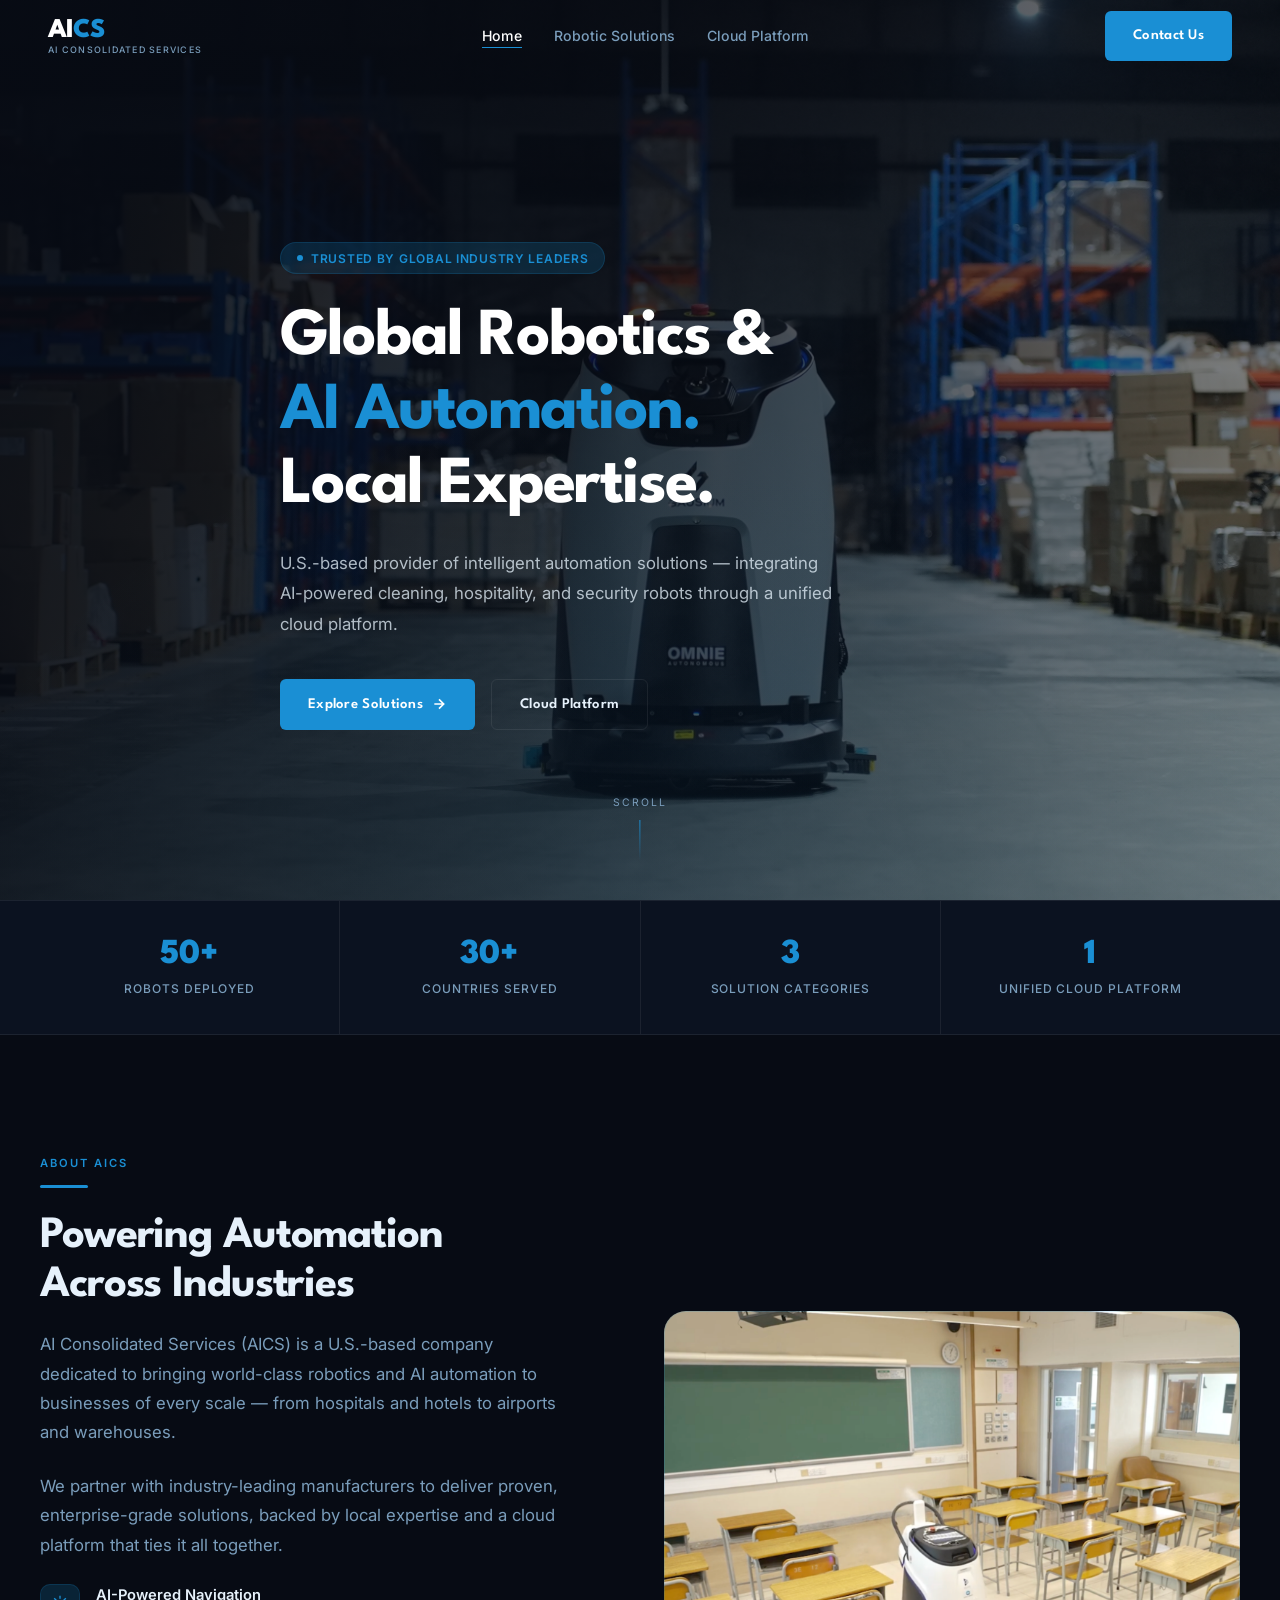
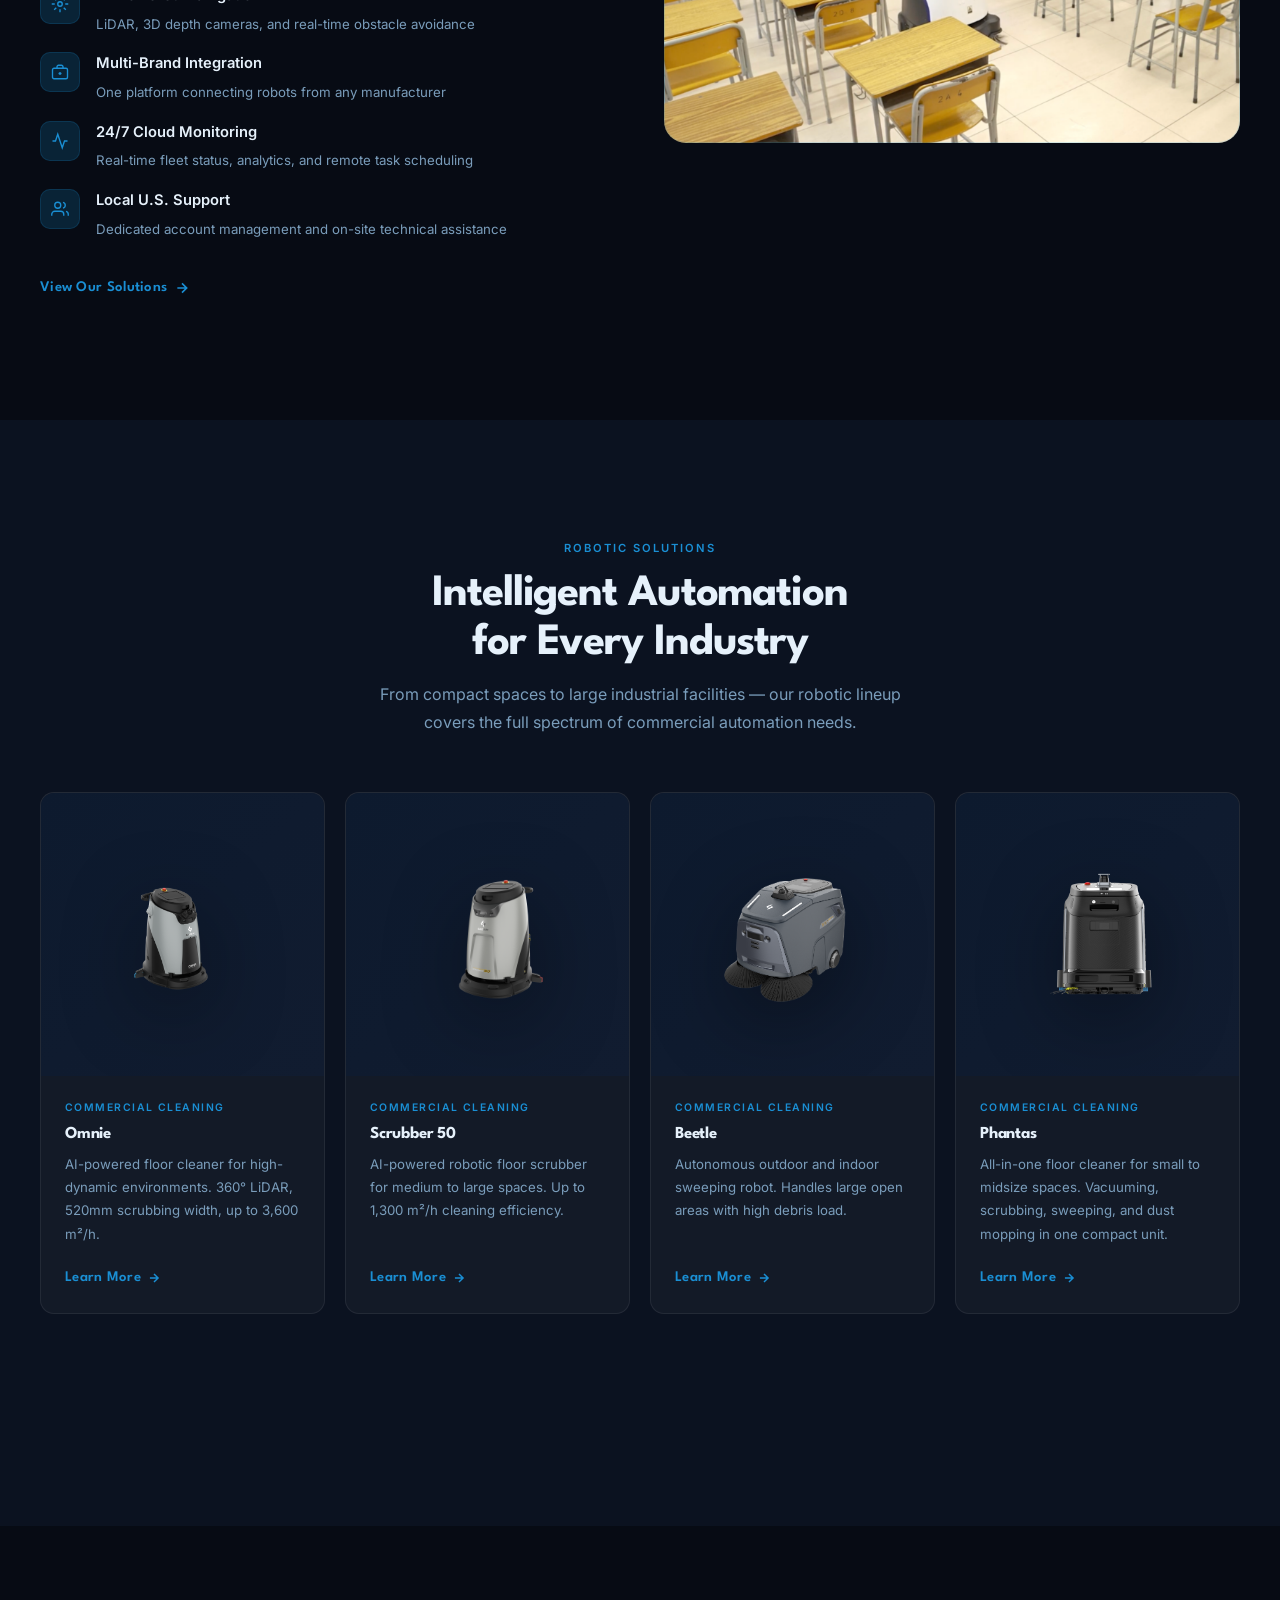
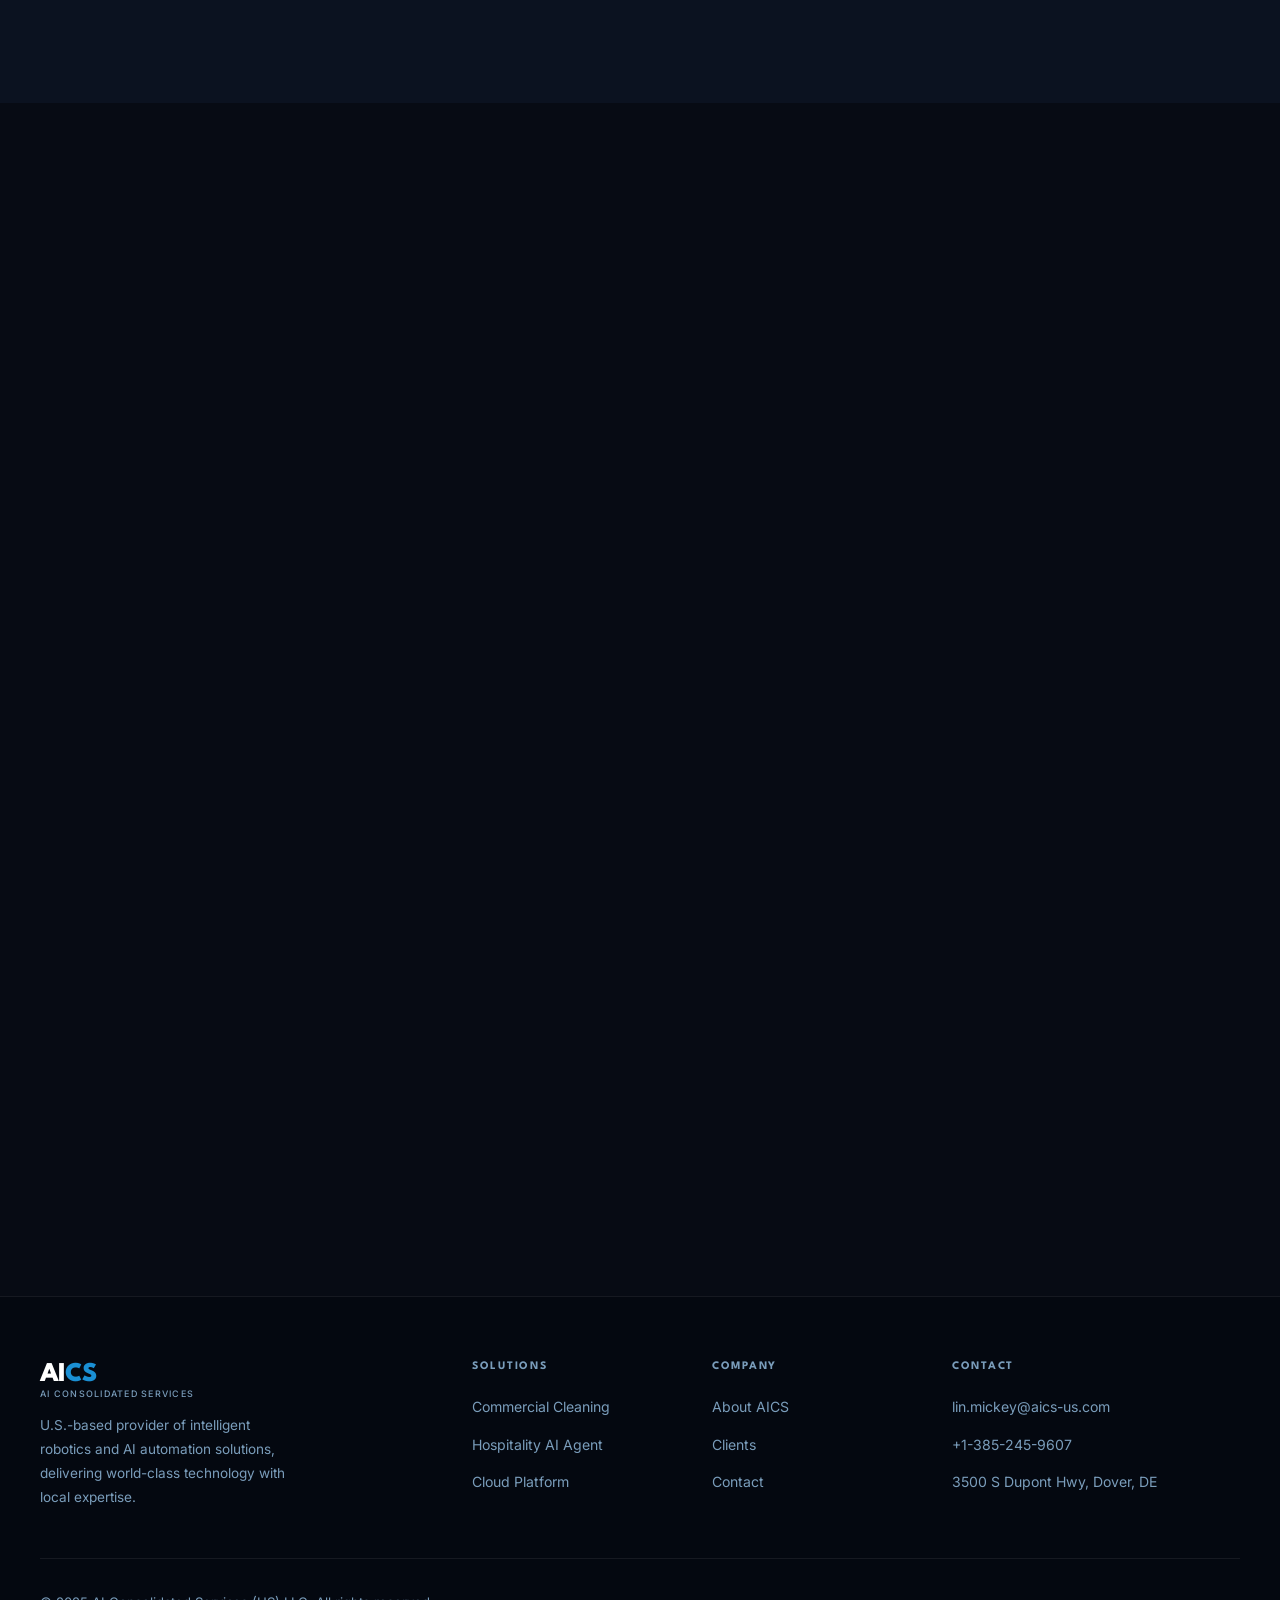
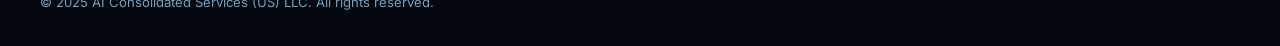
<file: index.html>
<!DOCTYPE html>
<html lang="en">
<head>
  <meta charset="UTF-8">
  <meta name="viewport" content="width=device-width, initial-scale=1.0">
  <title>AICS — AI Consolidated Services | Global Robotics & AI Automation</title>
  <meta name="description" content="U.S.-based provider of intelligent robotics solutions — AI-powered cleaning, hospitality, and security robots unified through a single cloud platform.">
  <link rel="preconnect" href="https://fonts.googleapis.com">
  <link rel="preconnect" href="https://fonts.gstatic.com" crossorigin>
  <link href="https://fonts.googleapis.com/css2?family=League+Spartan:wght@400;600;700;800&family=Inter:wght@400;500;600&display=swap" rel="stylesheet">
  <link rel="stylesheet" href="css/style.css">
</head>
<body>

<!-- ═══════════════ NAV ═══════════════ -->
<nav class="nav">
  <div class="container nav__inner">
    <a href="index.html" class="nav__logo">
      <span class="nav__logo-mark">AI<span>CS</span></span>
      <span class="nav__logo-sub">AI Consolidated Services</span>
    </a>
    <ul class="nav__links">
      <li><a href="index.html" class="active">Home</a></li>
      <li><a href="robotic-solutions.html">Robotic Solutions</a></li>
      <li><a href="cloud-platform.html">Cloud Platform</a></li>
    </ul>
    <a href="#contact" class="btn btn-primary nav__cta">Contact Us</a>
    <button class="nav__hamburger" aria-label="Menu">
      <span></span><span></span><span></span>
    </button>
  </div>
</nav>

<!-- Mobile nav -->
<nav class="nav__mobile">
  <a href="index.html">Home</a>
  <a href="robotic-solutions.html">Robotic Solutions</a>
  <a href="cloud-platform.html">Cloud Platform</a>
  <a href="#contact" class="btn btn-primary">Contact Us</a>
</nav>

<!-- ═══════════════ HERO ═══════════════ -->
<section class="hero">
  <div class="hero__bg"></div>
  <div class="hero__overlay"></div>
  <div class="hero__overlay2"></div>
  <div class="container hero__content">
    <div class="hero__badge">Trusted by Global Industry Leaders</div>
    <h1>Global Robotics &amp;<br><em>AI Automation.</em><br>Local Expertise.</h1>
    <p class="hero__desc">U.S.-based provider of intelligent automation solutions — integrating AI-powered cleaning, hospitality, and security robots through a unified cloud platform.</p>
    <div class="hero__actions">
      <a href="robotic-solutions.html" class="btn btn-primary">
        Explore Solutions
        <svg width="16" height="16" viewBox="0 0 24 24" fill="none" stroke="currentColor" stroke-width="2.5"><path d="M5 12h14M12 5l7 7-7 7"/></svg>
      </a>
      <a href="cloud-platform.html" class="btn btn-outline">Cloud Platform</a>
    </div>
  </div>
  <div class="hero__scroll">
    <span>Scroll</span>
    <div class="hero__scroll-line"></div>
  </div>
</section>

<!-- ═══════════════ STATS BAR ═══════════════ -->
<div class="stats-bar">
  <div class="container stats-bar__inner">
    <div class="stats-bar__item reveal">
      <div class="stats-bar__num" data-counter data-target="50" data-suffix="+">50+</div>
      <div class="stats-bar__label">Robots Deployed</div>
    </div>
    <div class="stats-bar__item reveal reveal-delay-1">
      <div class="stats-bar__num" data-counter data-target="30" data-suffix="+">30+</div>
      <div class="stats-bar__label">Countries Served</div>
    </div>
    <div class="stats-bar__item reveal reveal-delay-2">
      <div class="stats-bar__num" data-counter data-target="3">3</div>
      <div class="stats-bar__label">Solution Categories</div>
    </div>
    <div class="stats-bar__item reveal reveal-delay-3">
      <div class="stats-bar__num">1</div>
      <div class="stats-bar__label">Unified Cloud Platform</div>
    </div>
  </div>
</div>

<!-- ═══════════════ ABOUT ═══════════════ -->
<section class="about" id="about" style="scroll-margin-top:var(--nav-h)">
  <div class="container grid-2">
    <div class="about__text reveal">
      <span class="label">About AICS</span>
      <div class="divider"></div>
      <h2>Powering Automation<br>Across Industries</h2>
      <p>AI Consolidated Services (AICS) is a U.S.-based company dedicated to bringing world-class robotics and AI automation to businesses of every scale — from hospitals and hotels to airports and warehouses.</p>
      <p>We partner with industry-leading manufacturers to deliver proven, enterprise-grade solutions, backed by local expertise and a cloud platform that ties it all together.</p>
      <div class="about__features">
        <div class="about__feature">
          <div class="about__feature-icon">
            <svg viewBox="0 0 24 24" fill="none" stroke="currentColor" stroke-width="1.8"><circle cx="12" cy="12" r="3"/><path d="M12 1v4M12 19v4M4.22 4.22l2.83 2.83M16.95 16.95l2.83 2.83M1 12h4M19 12h4M4.22 19.78l2.83-2.83M16.95 7.05l2.83-2.83"/></svg>
          </div>
          <div class="about__feature-text">
            <strong>AI-Powered Navigation</strong>
            <span>LiDAR, 3D depth cameras, and real-time obstacle avoidance</span>
          </div>
        </div>
        <div class="about__feature">
          <div class="about__feature-icon">
            <svg viewBox="0 0 24 24" fill="none" stroke="currentColor" stroke-width="1.8"><rect x="2" y="7" width="20" height="14" rx="2"/><path d="M16 7V5a2 2 0 0 0-2-2h-4a2 2 0 0 0-2 2v2"/><line x1="12" y1="12" x2="12" y2="16"/><line x1="10" y1="14" x2="14" y2="14"/></svg>
          </div>
          <div class="about__feature-text">
            <strong>Multi-Brand Integration</strong>
            <span>One platform connecting robots from any manufacturer</span>
          </div>
        </div>
        <div class="about__feature">
          <div class="about__feature-icon">
            <svg viewBox="0 0 24 24" fill="none" stroke="currentColor" stroke-width="1.8"><polyline points="22 12 18 12 15 21 9 3 6 12 2 12"/></svg>
          </div>
          <div class="about__feature-text">
            <strong>24/7 Cloud Monitoring</strong>
            <span>Real-time fleet status, analytics, and remote task scheduling</span>
          </div>
        </div>
        <div class="about__feature">
          <div class="about__feature-icon">
            <svg viewBox="0 0 24 24" fill="none" stroke="currentColor" stroke-width="1.8"><path d="M17 21v-2a4 4 0 0 0-4-4H5a4 4 0 0 0-4 4v2"/><circle cx="9" cy="7" r="4"/><path d="M23 21v-2a4 4 0 0 0-3-3.87M16 3.13a4 4 0 0 1 0 7.75"/></svg>
          </div>
          <div class="about__feature-text">
            <strong>Local U.S. Support</strong>
            <span>Dedicated account management and on-site technical assistance</span>
          </div>
        </div>
      </div>
      <a href="robotic-solutions.html" class="btn btn-ghost">
        View Our Solutions
        <svg width="16" height="16" viewBox="0 0 24 24" fill="none" stroke="currentColor" stroke-width="2.5"><path d="M5 12h14M12 5l7 7-7 7"/></svg>
      </a>
    </div>
    <div class="about__image-wrap reveal reveal-delay-2">
      <img src="assets/images/robot-classroom.png" alt="AICS robot operating in commercial environment" loading="lazy">
    </div>
  </div>
</section>

<!-- ═══════════════ SOLUTIONS ═══════════════ -->
<section class="solutions">
  <div class="container">
    <div class="section-header reveal">
      <span class="label">Robotic Solutions</span>
      <h2>Intelligent Automation<br>for Every Industry</h2>
      <p>From compact spaces to large industrial facilities — our robotic lineup covers the full spectrum of commercial automation needs.</p>
    </div>
    <div class="product-grid">
      <div class="product-card reveal reveal-delay-1">
        <div class="product-card__img">
          <img src="assets/images/robot-omnie.png" alt="Gausium Omnie robot" loading="lazy">
        </div>
        <div class="product-card__body">
          <div class="product-card__tag">Commercial Cleaning</div>
          <h3>Omnie</h3>
          <p>AI-powered floor cleaner for high-dynamic environments. 360° LiDAR, 520mm scrubbing width, up to 3,600 m²/h.</p>
          <a href="robotic-solutions.html" class="btn btn-ghost">
            Learn More
            <svg width="14" height="14" viewBox="0 0 24 24" fill="none" stroke="currentColor" stroke-width="2.5"><path d="M5 12h14M12 5l7 7-7 7"/></svg>
          </a>
        </div>
      </div>
      <div class="product-card reveal reveal-delay-2">
        <div class="product-card__img">
          <img src="assets/images/robot-scrubber50.png" alt="Gausium Scrubber 50" loading="lazy">
        </div>
        <div class="product-card__body">
          <div class="product-card__tag">Commercial Cleaning</div>
          <h3>Scrubber 50</h3>
          <p>AI-powered robotic floor scrubber for medium to large spaces. Up to 1,300 m²/h cleaning efficiency.</p>
          <a href="robotic-solutions.html" class="btn btn-ghost">
            Learn More
            <svg width="14" height="14" viewBox="0 0 24 24" fill="none" stroke="currentColor" stroke-width="2.5"><path d="M5 12h14M12 5l7 7-7 7"/></svg>
          </a>
        </div>
      </div>
      <div class="product-card reveal reveal-delay-3">
        <div class="product-card__img">
          <img src="assets/images/robot-sw1.png" alt="Gausium Beetle" loading="lazy">
        </div>
        <div class="product-card__body">
          <div class="product-card__tag">Commercial Cleaning</div>
          <h3>Beetle</h3>
          <p>Autonomous outdoor and indoor sweeping robot. Handles large open areas with high debris load.</p>
          <a href="robotic-solutions.html" class="btn btn-ghost">
            Learn More
            <svg width="14" height="14" viewBox="0 0 24 24" fill="none" stroke="currentColor" stroke-width="2.5"><path d="M5 12h14M12 5l7 7-7 7"/></svg>
          </a>
        </div>
      </div>
      <div class="product-card reveal reveal-delay-4">
        <div class="product-card__img">
          <img src="assets/images/robot-phantas.png" alt="Gausium Phantas robot" loading="lazy">
        </div>
        <div class="product-card__body">
          <div class="product-card__tag">Commercial Cleaning</div>
          <h3>Phantas</h3>
          <p>All-in-one floor cleaner for small to midsize spaces. Vacuuming, scrubbing, sweeping, and dust mopping in one compact unit.</p>
          <a href="robotic-solutions.html" class="btn btn-ghost">
            Learn More
            <svg width="14" height="14" viewBox="0 0 24 24" fill="none" stroke="currentColor" stroke-width="2.5"><path d="M5 12h14M12 5l7 7-7 7"/></svg>
          </a>
        </div>
      </div>
    </div>
    <div style="text-align:center;margin-top:2.5rem;" class="reveal">
      <a href="robotic-solutions.html" class="btn btn-outline">View All Robotic Solutions</a>
    </div>
  </div>
</section>

<!-- ═══════════════ CLOUD ═══════════════ -->
<section class="cloud">
  <div class="container grid-2">
    <div class="cloud__text reveal">
      <span class="label">Cloud Platform</span>
      <div class="divider"></div>
      <h2>One Platform.<br>All Your Robots.</h2>
      <p>AICS Cloud is an intelligent, cloud-based platform designed to connect and manage robots from multiple brands and models within one unified system.</p>
      <div class="feature-list">
        <div class="feature-item">Real-time fleet monitoring across all sites</div>
        <div class="feature-item">Automated task scheduling &amp; route planning</div>
        <div class="feature-item">AI-driven performance analytics &amp; reporting</div>
        <div class="feature-item">Multi-brand and multi-model interoperability</div>
        <div class="feature-item">Remote diagnostics &amp; over-the-air updates</div>
      </div>
      <a href="cloud-platform.html" class="btn btn-primary">
        Explore Cloud Platform
        <svg width="16" height="16" viewBox="0 0 24 24" fill="none" stroke="currentColor" stroke-width="2.5"><path d="M5 12h14M12 5l7 7-7 7"/></svg>
      </a>
    </div>
    <div class="cloud__visual reveal reveal-delay-2">
      <img src="assets/images/dashboard.jpeg" alt="AICS Cloud dashboard — robot fleet management interface" loading="lazy">
    </div>
  </div>
</section>

<!-- ═══════════════ CLIENTS ═══════════════ -->
<section class="clients" id="clients" style="scroll-margin-top:var(--nav-h)">
  <div class="container">
    <div class="section-header reveal">
      <span class="label">Trusted By</span>
      <h2>Global Leaders Choose AICS</h2>
      <p>From international airports to world-class resorts, our solutions operate in demanding real-world environments every day.</p>
    </div>
    <div class="clients__logos reveal">
      <div class="client-logo">
        <img src="assets/images/client-lla.jpeg" alt="London Luton Airport">
      </div>
      <div class="client-logo">
        <img src="assets/images/client-galaxy.jpeg" alt="Galaxy Macau">
      </div>
    </div>
    <div class="clients__map reveal">
      <img src="assets/images/world-map.jpeg" alt="Gausium global deployment map — 30+ countries" loading="lazy">
    </div>
  </div>
</section>


<!-- ═══════════════ CONTACT ═══════════════ -->
<section class="contact" id="contact">
  <div class="container">
    <div class="section-header reveal">
      <span class="label">Contact</span>
      <h2>Start Your Automation Journey</h2>
      <p>Tell us about your facility and goals — we'll recommend the right solution and get you a quote.</p>
    </div>
    <div class="contact__grid">
      <div class="contact__info-card reveal">
        <h3>Get in Touch</h3>
        <p>Our team is ready to help you evaluate the right robotic and cloud platform solution for your needs.</p>
        <div class="contact__details">
          <div class="contact__detail">
            <div class="contact__detail-icon">
              <svg viewBox="0 0 24 24" fill="none" stroke="currentColor" stroke-width="1.8"><path d="M21 10c0 7-9 13-9 13s-9-6-9-13a9 9 0 0 1 18 0z"/><circle cx="12" cy="10" r="3"/></svg>
            </div>
            <div class="contact__detail-text">
              <span>Address</span>
              <p>3500 South Dupont Highway<br>Dover, DE, USA</p>
            </div>
          </div>
          <div class="contact__detail">
            <div class="contact__detail-icon">
              <svg viewBox="0 0 24 24" fill="none" stroke="currentColor" stroke-width="1.8"><path d="M22 16.92v3a2 2 0 0 1-2.18 2 19.79 19.79 0 0 1-8.63-3.07A19.5 19.5 0 0 1 4.69 12 19.79 19.79 0 0 1 1.61 3.4 2 2 0 0 1 3.6 1.21h3a2 2 0 0 1 2 1.72c.13.96.36 1.9.7 2.81a2 2 0 0 1-.45 2.11L7.91 8.85a16 16 0 0 0 6.29 6.29l.97-1.95a2 2 0 0 1 2.11-.45 12.84 12.84 0 0 0 2.81.7A2 2 0 0 1 22 16.92z"/></svg>
            </div>
            <div class="contact__detail-text">
              <span>Phone</span>
              <a href="tel:+13852459607">+1-385-245-9607</a>
            </div>
          </div>
          <div class="contact__detail">
            <div class="contact__detail-icon">
              <svg viewBox="0 0 24 24" fill="none" stroke="currentColor" stroke-width="1.8"><path d="M4 4h16c1.1 0 2 .9 2 2v12c0 1.1-.9 2-2 2H4c-1.1 0-2-.9-2-2V6c0-1.1.9-2 2-2z"/><polyline points="22,6 12,13 2,6"/></svg>
            </div>
            <div class="contact__detail-text">
              <span>Email</span>
              <a href="mailto:lin.mickey@aics-us.com">lin.mickey@aics-us.com</a>
            </div>
          </div>
        </div>
      </div>

      <!-- Netlify form — replace with Formspree if not on Netlify:
           <form action="https://formspree.io/f/YOUR_FORM_ID" method="POST"> -->
      <div class="contact-form reveal reveal-delay-2">
        <form action="https://api.web3forms.com/submit" method="POST">
          <input type="hidden" name="access_key" value="f0a30f3f-ccaf-43e5-ae59-de5cf71a80d5">
          <input type="hidden" name="subject" value="New Inquiry from AICS Website">
          <input type="hidden" name="redirect" value="https://aics-us.net">
          <p style="display:none"><input name="botcheck"></p>
          <div class="form-row">
            <div class="form-group">
              <label for="fname">First Name</label>
              <input type="text" id="fname" name="first_name" placeholder="John" required>
            </div>
            <div class="form-group">
              <label for="lname">Last Name</label>
              <input type="text" id="lname" name="last_name" placeholder="Smith" required>
            </div>
          </div>
          <div class="form-row">
            <div class="form-group">
              <label for="email">Email</label>
              <input type="email" id="email" name="email" placeholder="john@company.com" required>
            </div>
            <div class="form-group">
              <label for="phone">Phone (Optional)</label>
              <input type="tel" id="phone" name="phone" placeholder="+1 (000) 000-0000">
            </div>
          </div>
          <div class="form-group">
            <label for="company">Company / Organization</label>
            <input type="text" id="company" name="company" placeholder="Your Company">
          </div>
          <div class="form-group">
            <label for="interest">Area of Interest</label>
            <select id="interest" name="interest">
              <option value="">Select a solution category</option>
              <option>Commercial Cleaning Robots</option>
              <option>Hospitality AI Agent</option>
              <option>Cloud Platform</option>
              <option>Multiple / Other</option>
            </select>
          </div>
          <div class="form-group">
            <label for="message">Message</label>
            <textarea id="message" name="message" placeholder="Tell us about your facility, fleet size, and automation goals…" required></textarea>
          </div>
          <div class="form-group">
            <label for="attachment">Attachment (Optional)</label>
            <input type="file" id="attachment" name="attachment" accept=".pdf,.doc,.docx,.jpg,.png">
          </div>
          <button type="submit" class="btn btn-primary">
            Send Message
            <svg width="16" height="16" viewBox="0 0 24 24" fill="none" stroke="currentColor" stroke-width="2.5"><line x1="22" y1="2" x2="11" y2="13"/><polygon points="22 2 15 22 11 13 2 9 22 2"/></svg>
          </button>
        </form>
      </div>
    </div>
  </div>
</section>

<!-- ═══════════════ FOOTER ═══════════════ -->
<footer class="footer">
  <div class="container">
    <div class="footer__grid">
      <div class="footer__brand">
        <a href="index.html" class="nav__logo">
          <span class="nav__logo-mark">AI<span>CS</span></span>
          <span class="nav__logo-sub">AI Consolidated Services</span>
        </a>
        <p>U.S.-based provider of intelligent robotics and AI automation solutions, delivering world-class technology with local expertise.</p>
      </div>
      <div class="footer__col">
        <h4>Solutions</h4>
        <ul>
          <li><a href="robotic-solutions.html#commercial-cleaning">Commercial Cleaning</a></li>
          <li><a href="robotic-solutions.html#hospitality">Hospitality AI Agent</a></li>
          <li><a href="cloud-platform.html">Cloud Platform</a></li>
        </ul>
      </div>
      <div class="footer__col">
        <h4>Company</h4>
        <ul>
          <li><a href="index.html#about">About AICS</a></li>
          <li><a href="index.html#clients">Clients</a></li>
          <li><a href="index.html#contact">Contact</a></li>
        </ul>
      </div>
      <div class="footer__col">
        <h4>Contact</h4>
        <ul>
          <li><a href="mailto:lin.mickey@aics-us.com">lin.mickey@aics-us.com</a></li>
          <li><a href="tel:+13852459607">+1-385-245-9607</a></li>
          <li><a href="#">3500 S Dupont Hwy, Dover, DE</a></li>
        </ul>
      </div>
    </div>
    <div class="footer__bottom">
      <p>&copy; 2025 AI Consolidated Services (US) LLC. All rights reserved.</p>
    </div>
  </div>
</footer>

<script src="js/main.js"></script>
</body>
</html>
</file>
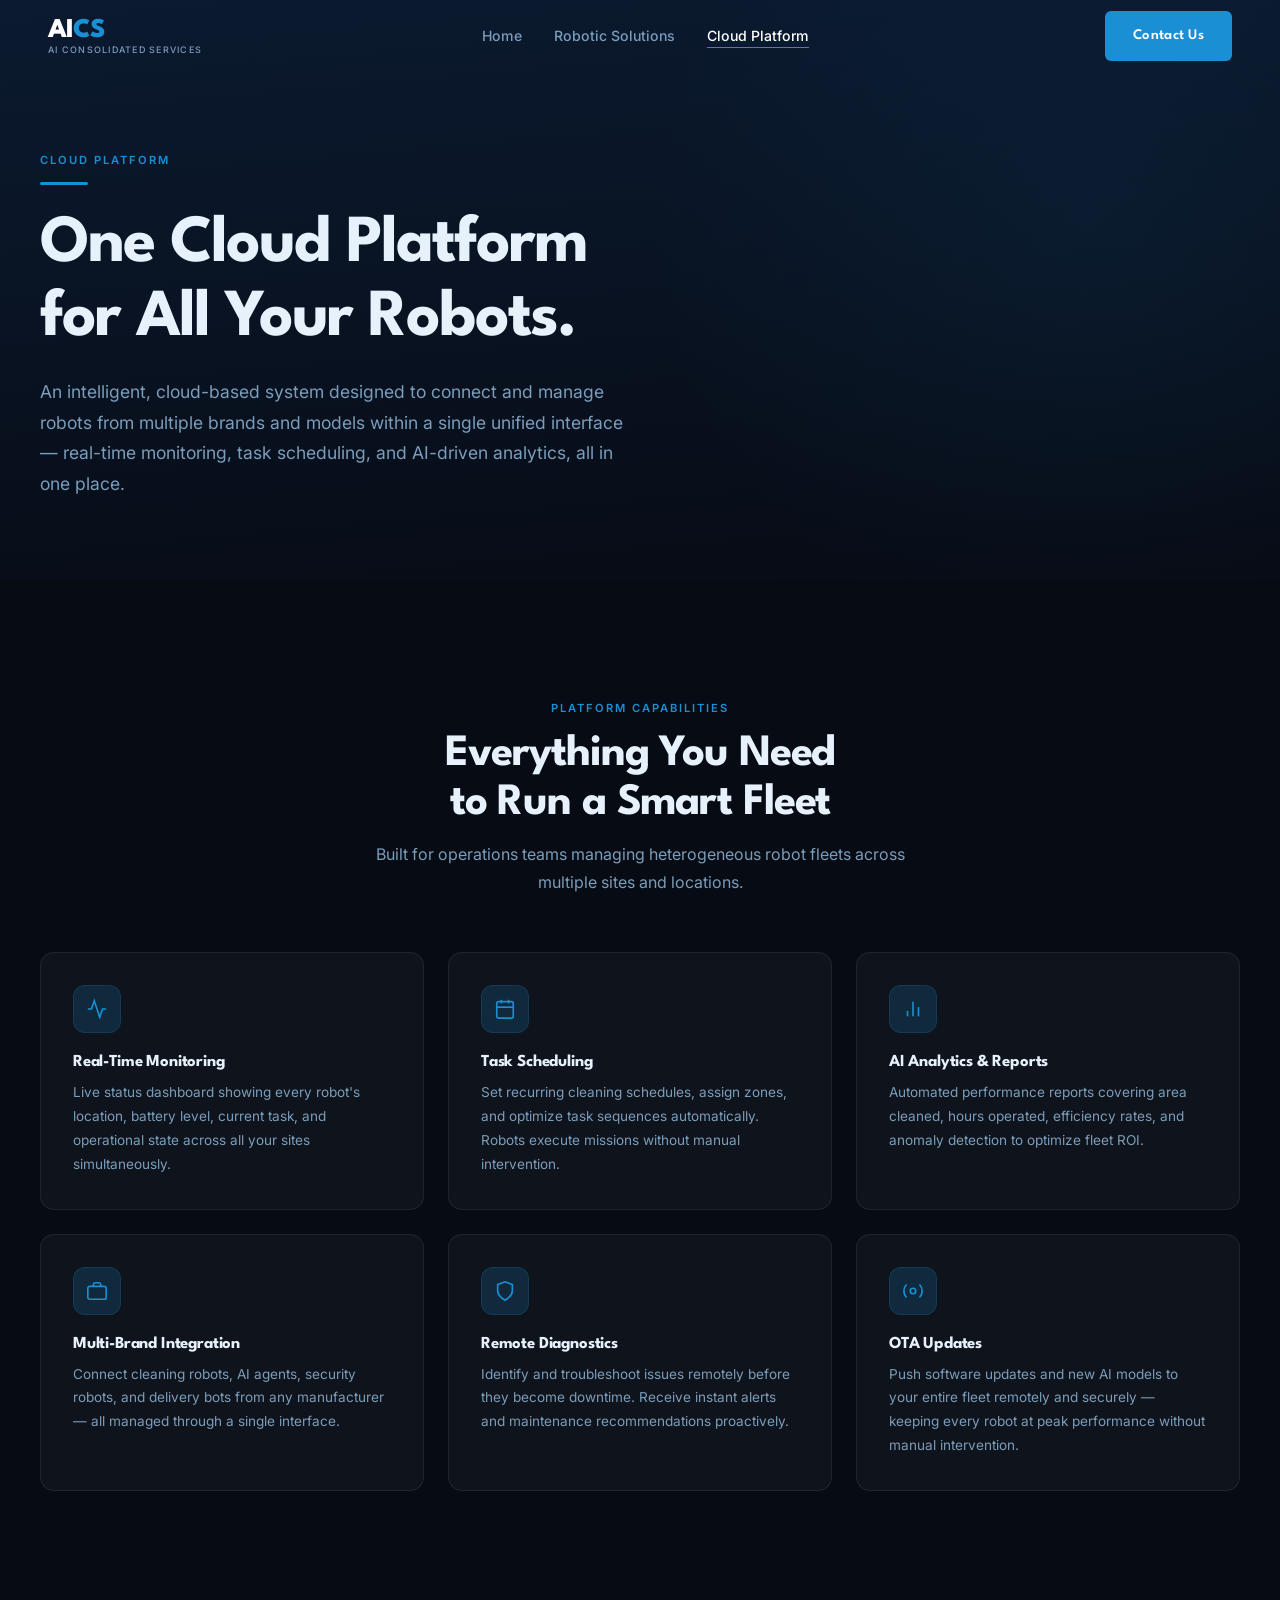
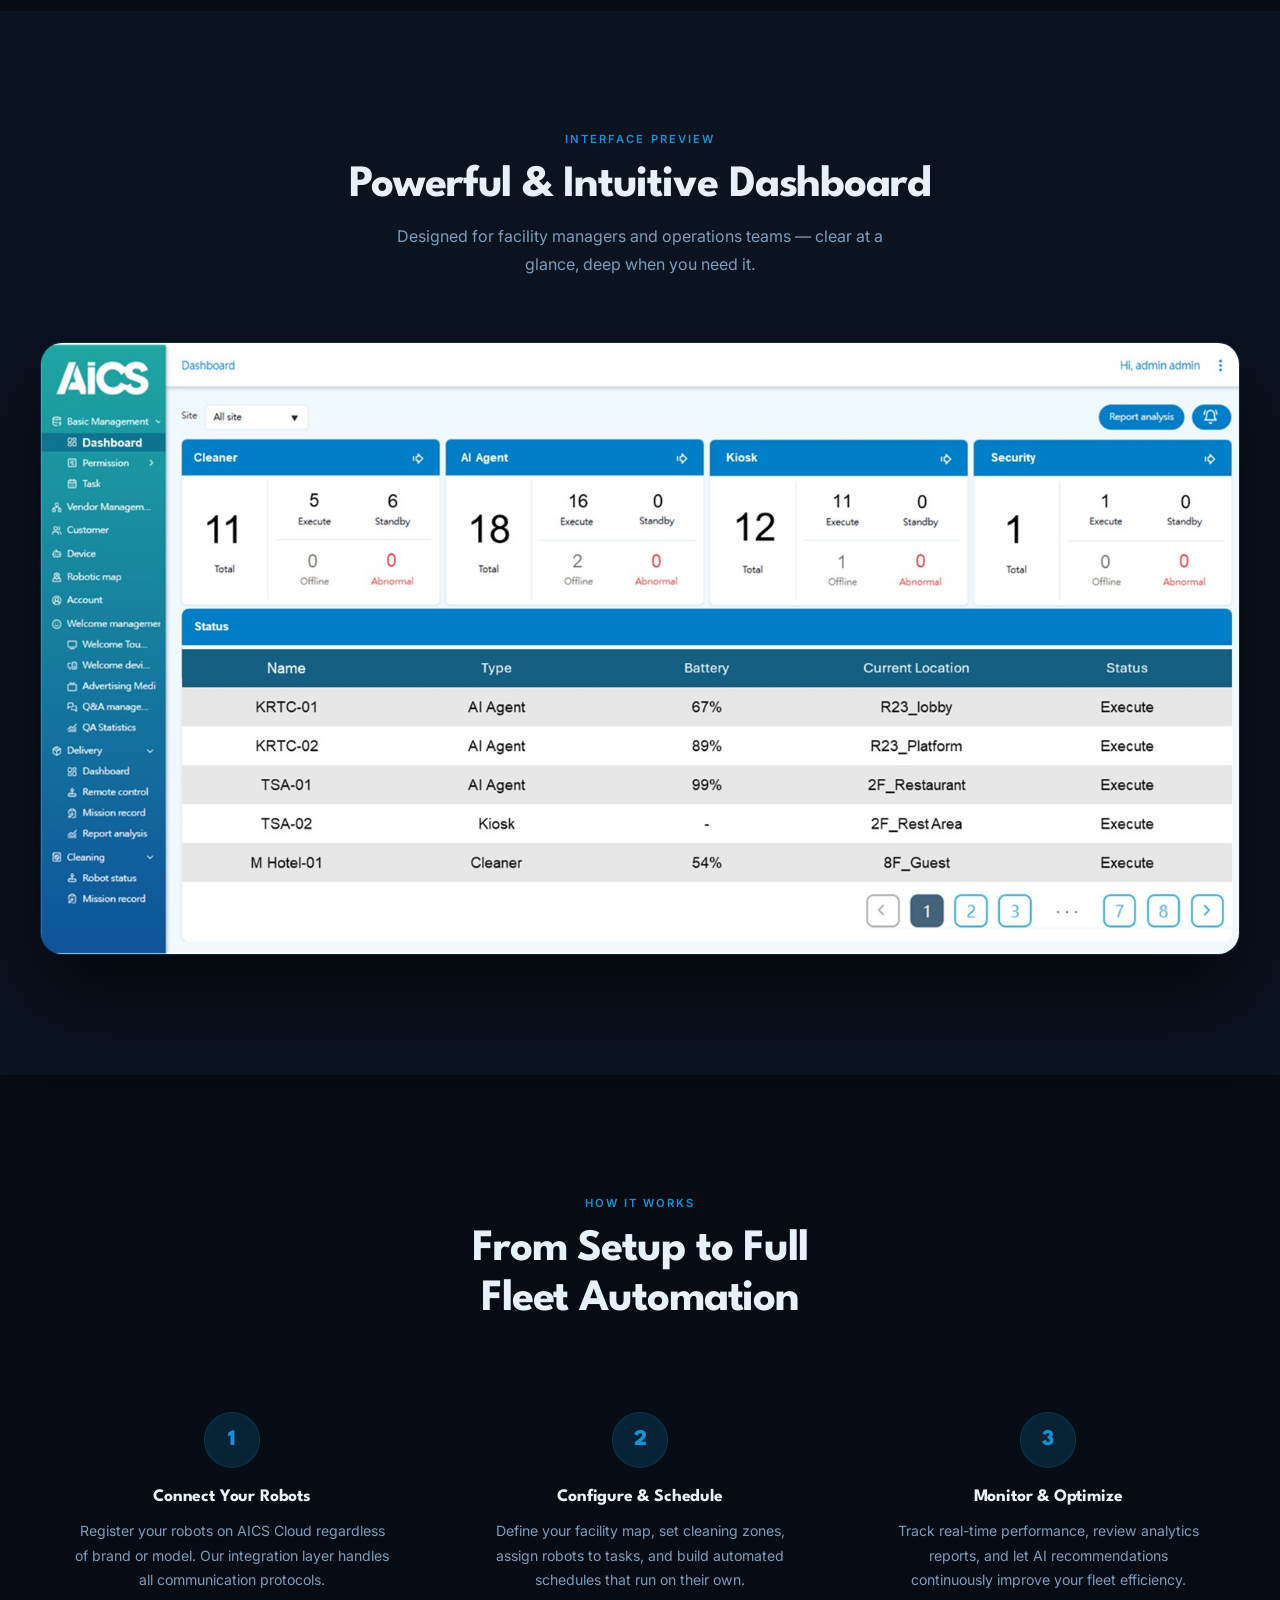
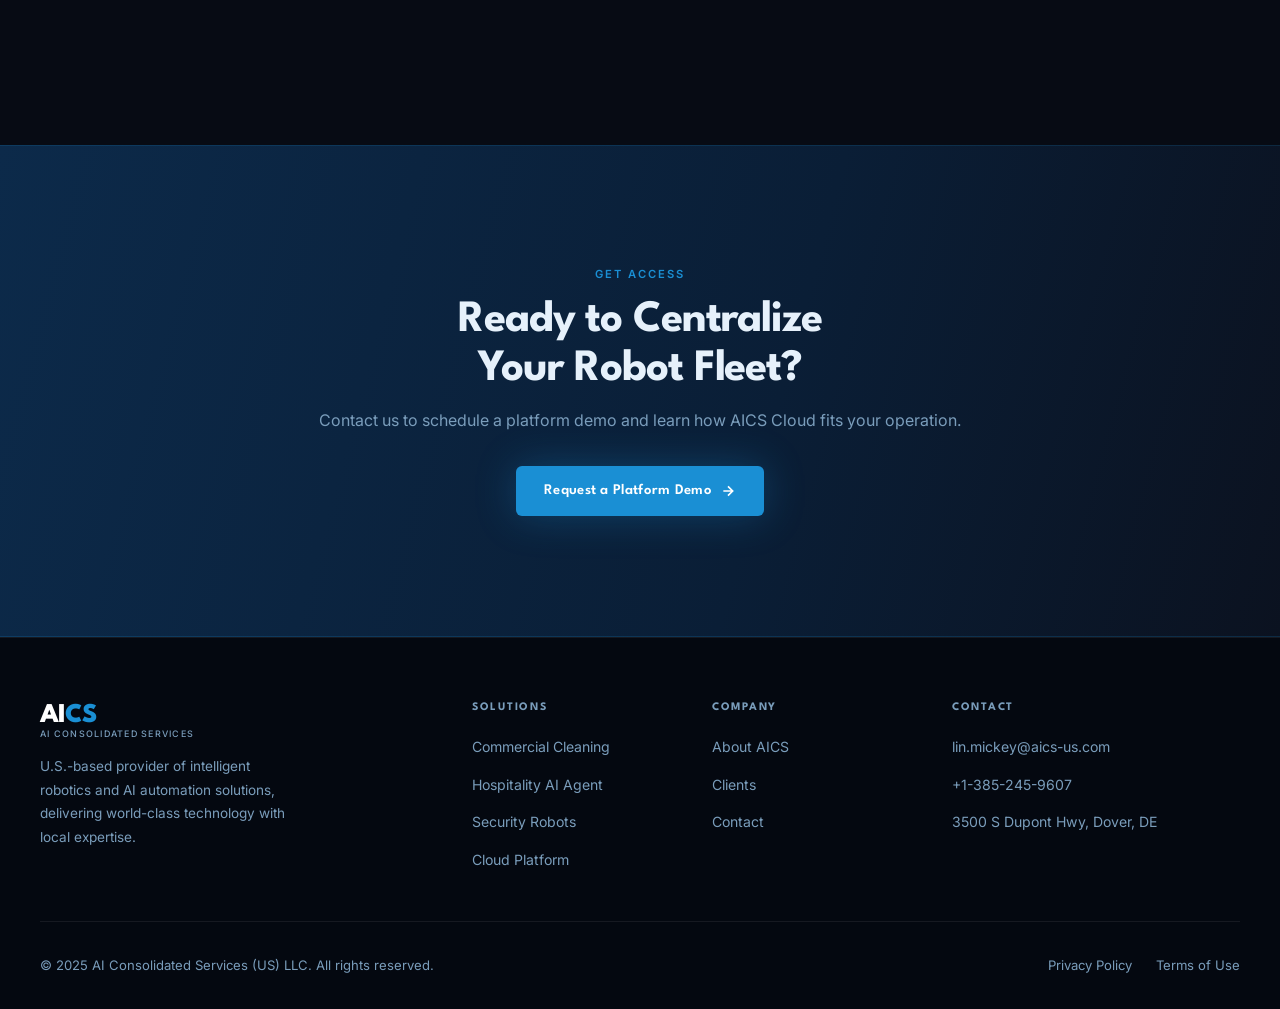
<file: cloud-platform.html>
<!DOCTYPE html>
<html lang="en">
<head>
  <meta charset="UTF-8">
  <meta name="viewport" content="width=device-width, initial-scale=1.0">
  <title>Cloud Platform — AICS | Unified Robot Fleet Management</title>
  <meta name="description" content="AICS Cloud — one intelligent platform to connect, monitor, and manage your entire robotic fleet from any brand, any model, in one place.">
  <link rel="preconnect" href="https://fonts.googleapis.com">
  <link rel="preconnect" href="https://fonts.gstatic.com" crossorigin>
  <link href="https://fonts.googleapis.com/css2?family=League+Spartan:wght@400;600;700;800&family=Inter:wght@400;500;600&display=swap" rel="stylesheet">
  <link rel="stylesheet" href="css/style.css">
</head>
<body>

<!-- ═══════════════ NAV ═══════════════ -->
<nav class="nav scrolled">
  <div class="container nav__inner">
    <a href="index.html" class="nav__logo">
      <span class="nav__logo-mark">AI<span>CS</span></span>
      <span class="nav__logo-sub">AI Consolidated Services</span>
    </a>
    <ul class="nav__links">
      <li><a href="index.html">Home</a></li>
      <li><a href="robotic-solutions.html">Robotic Solutions</a></li>
      <li><a href="cloud-platform.html" class="active">Cloud Platform</a></li>
    </ul>
    <a href="index.html#contact" class="btn btn-primary nav__cta">Contact Us</a>
    <button class="nav__hamburger" aria-label="Menu">
      <span></span><span></span><span></span>
    </button>
  </div>
</nav>

<nav class="nav__mobile">
  <a href="index.html">Home</a>
  <a href="robotic-solutions.html">Robotic Solutions</a>
  <a href="cloud-platform.html">Cloud Platform</a>
  <a href="index.html#contact" class="btn btn-primary">Contact Us</a>
</nav>

<!-- ═══════════════ PAGE HERO ═══════════════ -->
<section class="page-hero">
  <div class="container">
    <span class="label">Cloud Platform</span>
    <div class="divider"></div>
    <h1>One Cloud Platform<br>for All Your Robots.</h1>
    <p>An intelligent, cloud-based system designed to connect and manage robots from multiple brands and models within a single unified interface — real-time monitoring, task scheduling, and AI-driven analytics, all in one place.</p>
  </div>
</section>

<!-- ═══════════════ FEATURES GRID ═══════════════ -->
<section>
  <div class="container">
    <div class="section-header reveal">
      <span class="label">Platform Capabilities</span>
      <h2>Everything You Need<br>to Run a Smart Fleet</h2>
      <p>Built for operations teams managing heterogeneous robot fleets across multiple sites and locations.</p>
    </div>
    <div class="cloud-features-grid">
      <div class="cloud-feature-card reveal reveal-delay-1">
        <div class="cloud-feature-icon">
          <svg width="22" height="22" viewBox="0 0 24 24" fill="none" stroke="currentColor" stroke-width="1.8"><polyline points="22 12 18 12 15 21 9 3 6 12 2 12"/></svg>
        </div>
        <h3>Real-Time Monitoring</h3>
        <p>Live status dashboard showing every robot's location, battery level, current task, and operational state across all your sites simultaneously.</p>
      </div>
      <div class="cloud-feature-card reveal reveal-delay-2">
        <div class="cloud-feature-icon">
          <svg width="22" height="22" viewBox="0 0 24 24" fill="none" stroke="currentColor" stroke-width="1.8"><rect x="3" y="4" width="18" height="18" rx="2" ry="2"/><line x1="16" y1="2" x2="16" y2="6"/><line x1="8" y1="2" x2="8" y2="6"/><line x1="3" y1="10" x2="21" y2="10"/></svg>
        </div>
        <h3>Task Scheduling</h3>
        <p>Set recurring cleaning schedules, assign zones, and optimize task sequences automatically. Robots execute missions without manual intervention.</p>
      </div>
      <div class="cloud-feature-card reveal reveal-delay-3">
        <div class="cloud-feature-icon">
          <svg width="22" height="22" viewBox="0 0 24 24" fill="none" stroke="currentColor" stroke-width="1.8"><line x1="18" y1="20" x2="18" y2="10"/><line x1="12" y1="20" x2="12" y2="4"/><line x1="6" y1="20" x2="6" y2="14"/></svg>
        </div>
        <h3>AI Analytics &amp; Reports</h3>
        <p>Automated performance reports covering area cleaned, hours operated, efficiency rates, and anomaly detection to optimize fleet ROI.</p>
      </div>
      <div class="cloud-feature-card reveal reveal-delay-1">
        <div class="cloud-feature-icon">
          <svg width="22" height="22" viewBox="0 0 24 24" fill="none" stroke="currentColor" stroke-width="1.8"><rect x="2" y="7" width="20" height="14" rx="2"/><path d="M16 7V5a2 2 0 0 0-2-2h-4a2 2 0 0 0-2 2v2"/></svg>
        </div>
        <h3>Multi-Brand Integration</h3>
        <p>Connect cleaning robots, AI agents, security robots, and delivery bots from any manufacturer — all managed through a single interface.</p>
      </div>
      <div class="cloud-feature-card reveal reveal-delay-2">
        <div class="cloud-feature-icon">
          <svg width="22" height="22" viewBox="0 0 24 24" fill="none" stroke="currentColor" stroke-width="1.8"><path d="M12 22s8-4 8-10V5l-8-3-8 3v7c0 6 8 10 8 10z"/></svg>
        </div>
        <h3>Remote Diagnostics</h3>
        <p>Identify and troubleshoot issues remotely before they become downtime. Receive instant alerts and maintenance recommendations proactively.</p>
      </div>
      <div class="cloud-feature-card reveal reveal-delay-3">
        <div class="cloud-feature-icon">
          <svg width="22" height="22" viewBox="0 0 24 24" fill="none" stroke="currentColor" stroke-width="1.8"><circle cx="12" cy="12" r="3"/><path d="M19.07 4.93a10 10 0 0 1 0 14.14M4.93 4.93a10 10 0 0 0 0 14.14"/></svg>
        </div>
        <h3>OTA Updates</h3>
        <p>Push software updates and new AI models to your entire fleet remotely and securely — keeping every robot at peak performance without manual intervention.</p>
      </div>
    </div>
  </div>
</section>

<!-- ═══════════════ DASHBOARD ═══════════════ -->
<section style="background:var(--bg-alt);">
  <div class="container">
    <div class="section-header reveal">
      <span class="label">Interface Preview</span>
      <h2>Powerful &amp; Intuitive Dashboard</h2>
      <p>Designed for facility managers and operations teams — clear at a glance, deep when you need it.</p>
    </div>
    <div class="dashboard-full reveal">
      <img src="assets/images/dashboard.jpeg" alt="AICS Cloud dashboard showing fleet status — Cleaner, AI Agent, Kiosk, and Security robots with live monitoring" loading="lazy">
    </div>
  </div>
</section>

<!-- ═══════════════ HOW IT WORKS ═══════════════ -->
<section>
  <div class="container">
    <div class="section-header reveal">
      <span class="label">How It Works</span>
      <h2>From Setup to Full<br>Fleet Automation</h2>
    </div>
    <div class="grid-3 reveal">
      <div style="text-align:center;padding:2rem;">
        <div style="width:56px;height:56px;border-radius:50%;background:var(--accent-dim);border:1px solid var(--border);display:grid;place-items:center;margin:0 auto 1.25rem;font-family:var(--font-head);font-size:1.4rem;font-weight:800;color:var(--accent);">1</div>
        <h3 style="margin-bottom:0.75rem;font-size:1.1rem;">Connect Your Robots</h3>
        <p style="font-size:0.88rem;">Register your robots on AICS Cloud regardless of brand or model. Our integration layer handles all communication protocols.</p>
      </div>
      <div style="text-align:center;padding:2rem;">
        <div style="width:56px;height:56px;border-radius:50%;background:var(--accent-dim);border:1px solid var(--border);display:grid;place-items:center;margin:0 auto 1.25rem;font-family:var(--font-head);font-size:1.4rem;font-weight:800;color:var(--accent);">2</div>
        <h3 style="margin-bottom:0.75rem;font-size:1.1rem;">Configure &amp; Schedule</h3>
        <p style="font-size:0.88rem;">Define your facility map, set cleaning zones, assign robots to tasks, and build automated schedules that run on their own.</p>
      </div>
      <div style="text-align:center;padding:2rem;">
        <div style="width:56px;height:56px;border-radius:50%;background:var(--accent-dim);border:1px solid var(--border);display:grid;place-items:center;margin:0 auto 1.25rem;font-family:var(--font-head);font-size:1.4rem;font-weight:800;color:var(--accent);">3</div>
        <h3 style="margin-bottom:0.75rem;font-size:1.1rem;">Monitor &amp; Optimize</h3>
        <p style="font-size:0.88rem;">Track real-time performance, review analytics reports, and let AI recommendations continuously improve your fleet efficiency.</p>
      </div>
    </div>
  </div>
</section>

<!-- ═══════════════ CTA BAND ═══════════════ -->
<section class="cta-band">
  <div class="container reveal">
    <span class="label">Get Access</span>
    <h2>Ready to Centralize<br>Your Robot Fleet?</h2>
    <p>Contact us to schedule a platform demo and learn how AICS Cloud fits your operation.</p>
    <a href="index.html#contact" class="btn btn-primary">
      Request a Platform Demo
      <svg width="16" height="16" viewBox="0 0 24 24" fill="none" stroke="currentColor" stroke-width="2.5"><path d="M5 12h14M12 5l7 7-7 7"/></svg>
    </a>
  </div>
</section>

<!-- ═══════════════ FOOTER ═══════════════ -->
<footer class="footer">
  <div class="container">
    <div class="footer__grid">
      <div class="footer__brand">
        <a href="index.html" class="nav__logo">
          <span class="nav__logo-mark">AI<span>CS</span></span>
          <span class="nav__logo-sub">AI Consolidated Services</span>
        </a>
        <p>U.S.-based provider of intelligent robotics and AI automation solutions, delivering world-class technology with local expertise.</p>
      </div>
      <div class="footer__col">
        <h4>Solutions</h4>
        <ul>
          <li><a href="robotic-solutions.html">Commercial Cleaning</a></li>
          <li><a href="robotic-solutions.html">Hospitality AI Agent</a></li>
          <li><a href="robotic-solutions.html">Security Robots</a></li>
          <li><a href="cloud-platform.html">Cloud Platform</a></li>
        </ul>
      </div>
      <div class="footer__col">
        <h4>Company</h4>
        <ul>
          <li><a href="index.html#about">About AICS</a></li>
          <li><a href="index.html#clients">Clients</a></li>
          <li><a href="index.html#contact">Contact</a></li>
        </ul>
      </div>
      <div class="footer__col">
        <h4>Contact</h4>
        <ul>
          <li><a href="mailto:lin.mickey@aics-us.com">lin.mickey@aics-us.com</a></li>
          <li><a href="tel:+13852459607">+1-385-245-9607</a></li>
          <li><a href="#">3500 S Dupont Hwy, Dover, DE</a></li>
        </ul>
      </div>
    </div>
    <div class="footer__bottom">
      <p>&copy; 2025 AI Consolidated Services (US) LLC. All rights reserved.</p>
      <div class="footer__legal">
        <a href="#">Privacy Policy</a>
        <a href="#">Terms of Use</a>
      </div>
    </div>
  </div>
</footer>

<script src="js/main.js"></script>
</body>
</html>
</file>
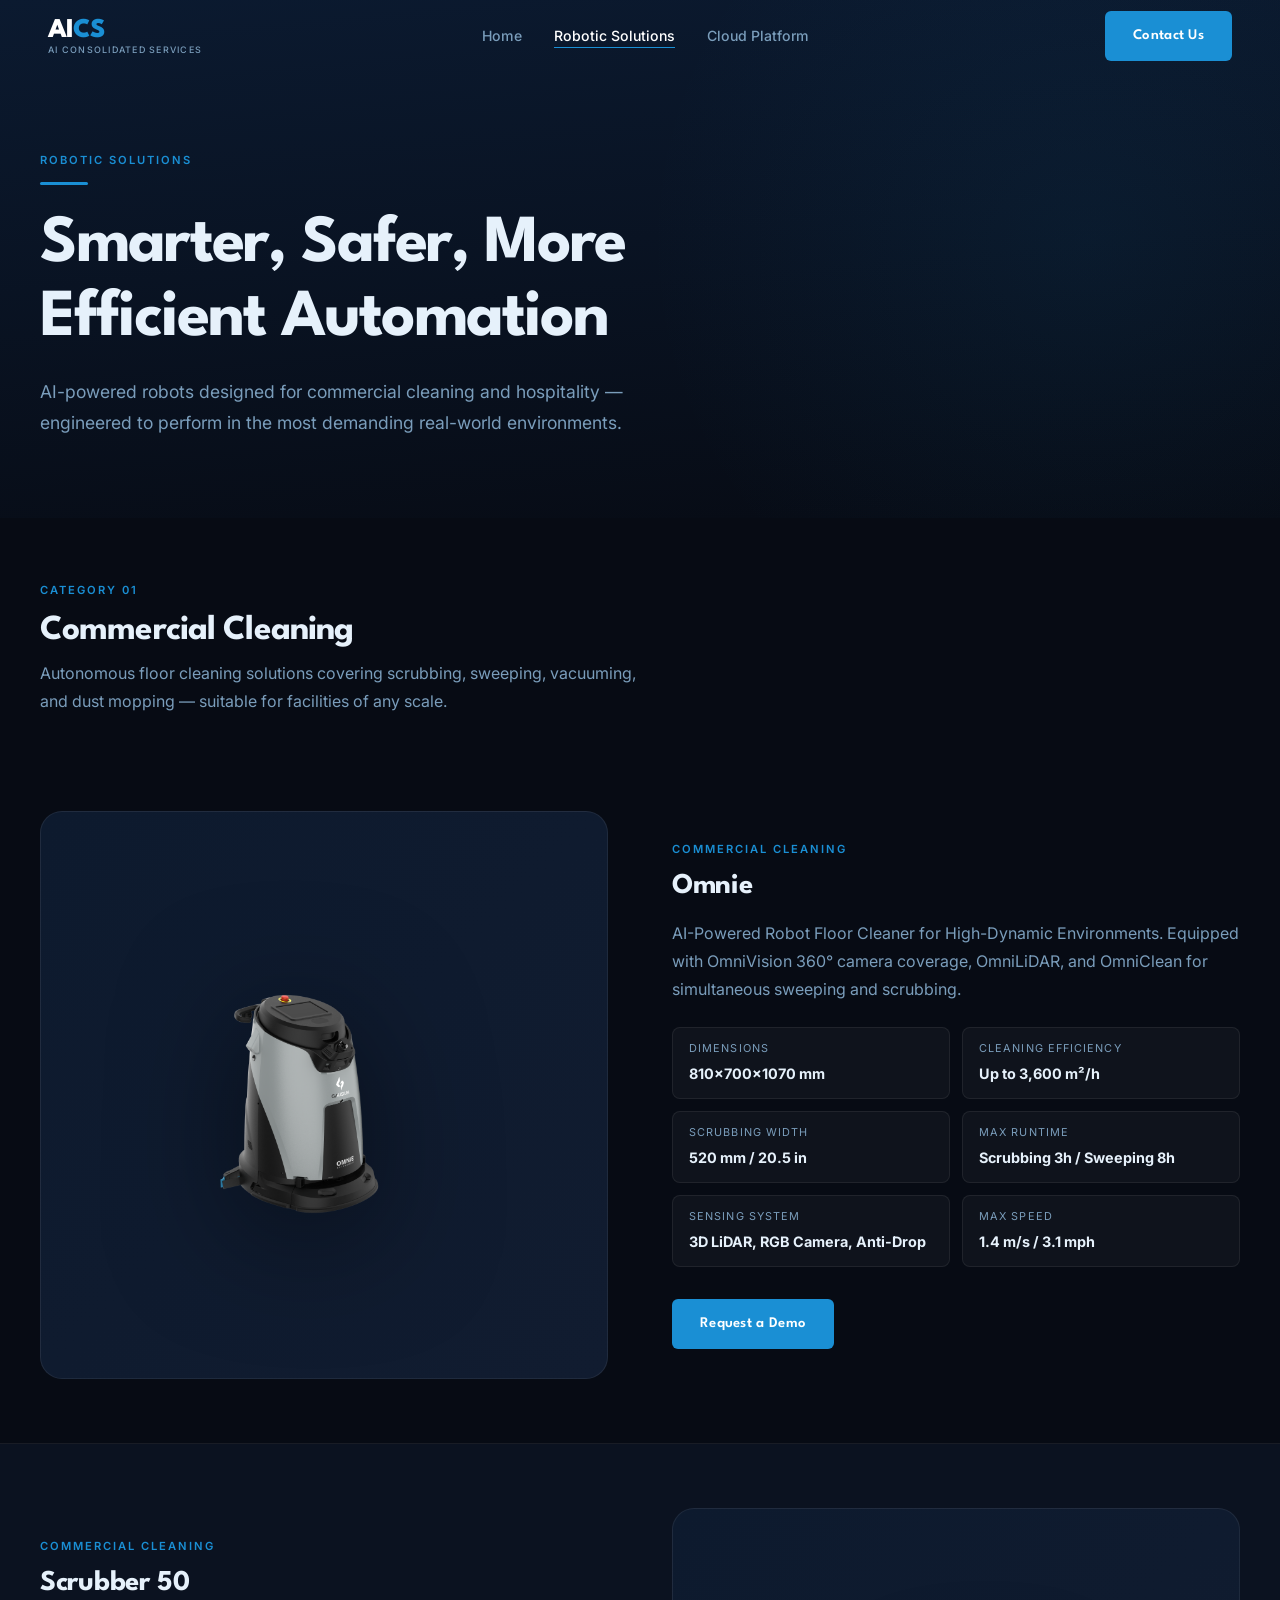
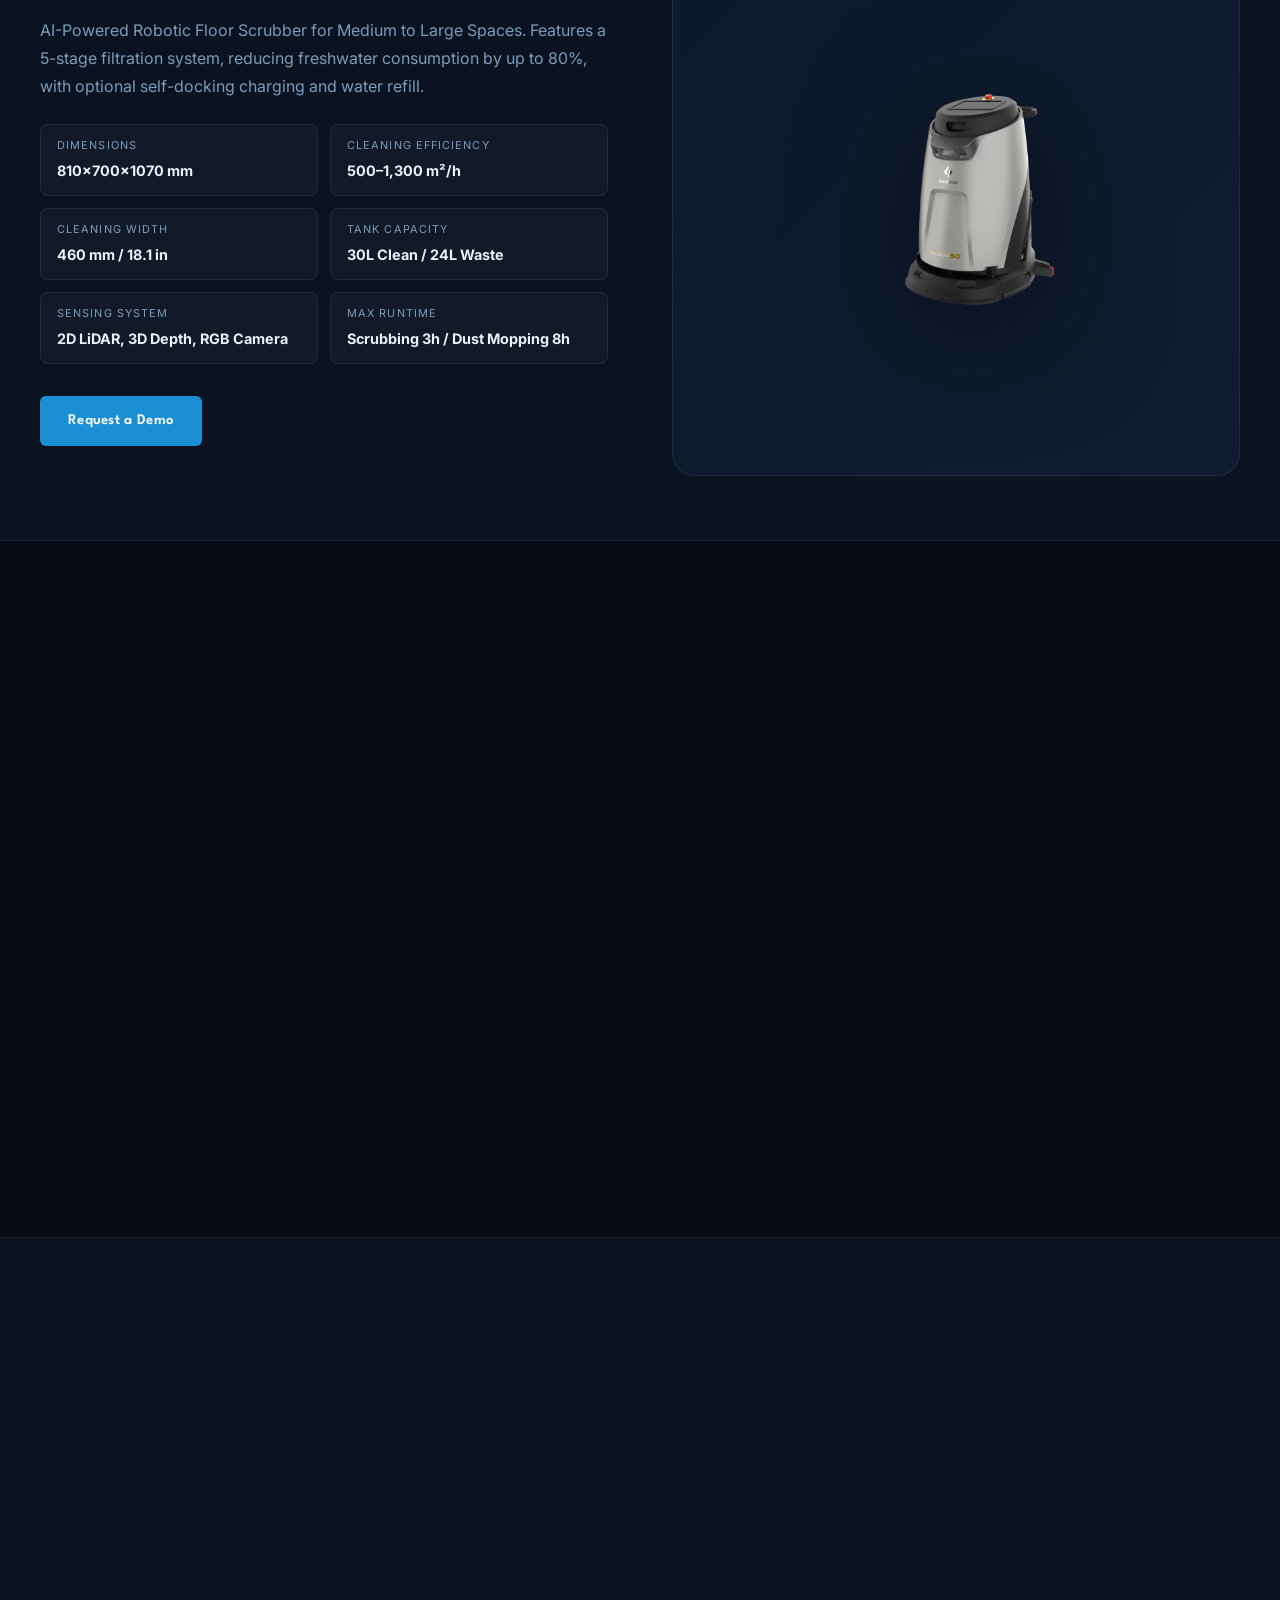
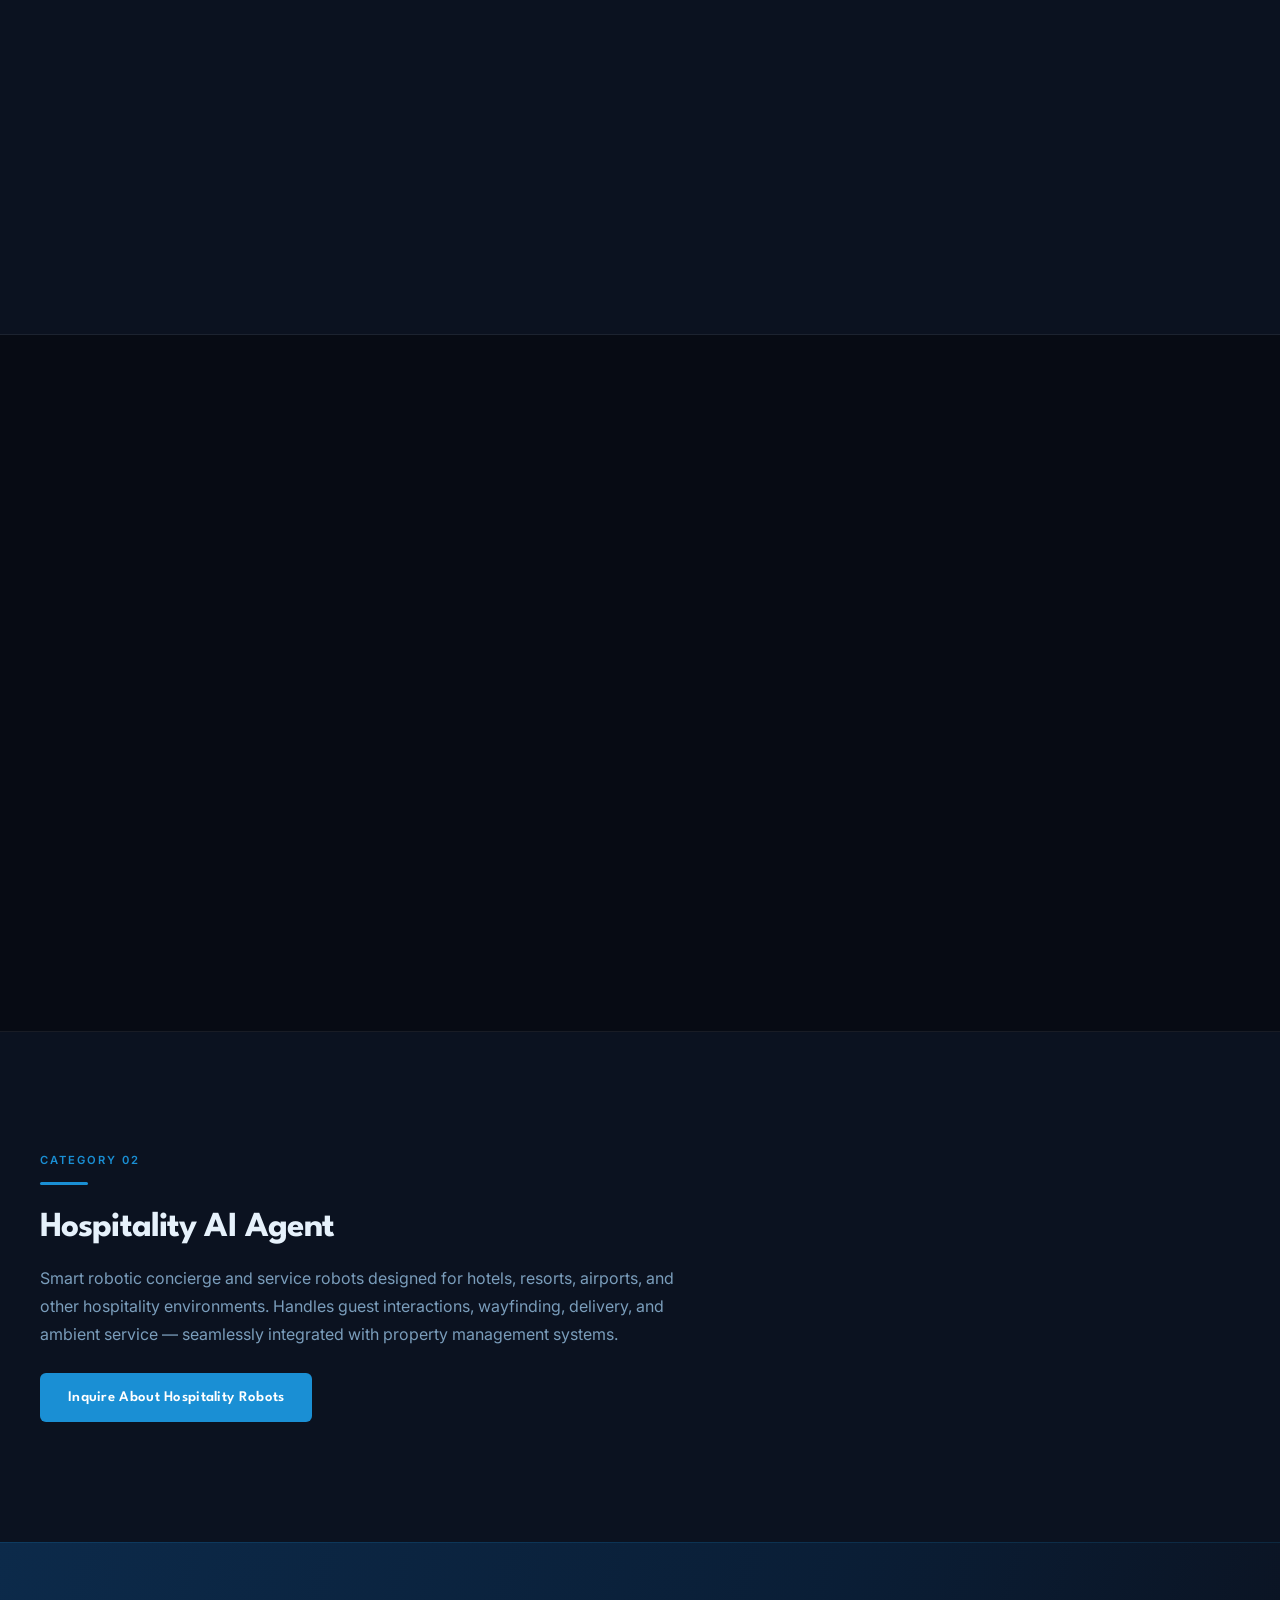
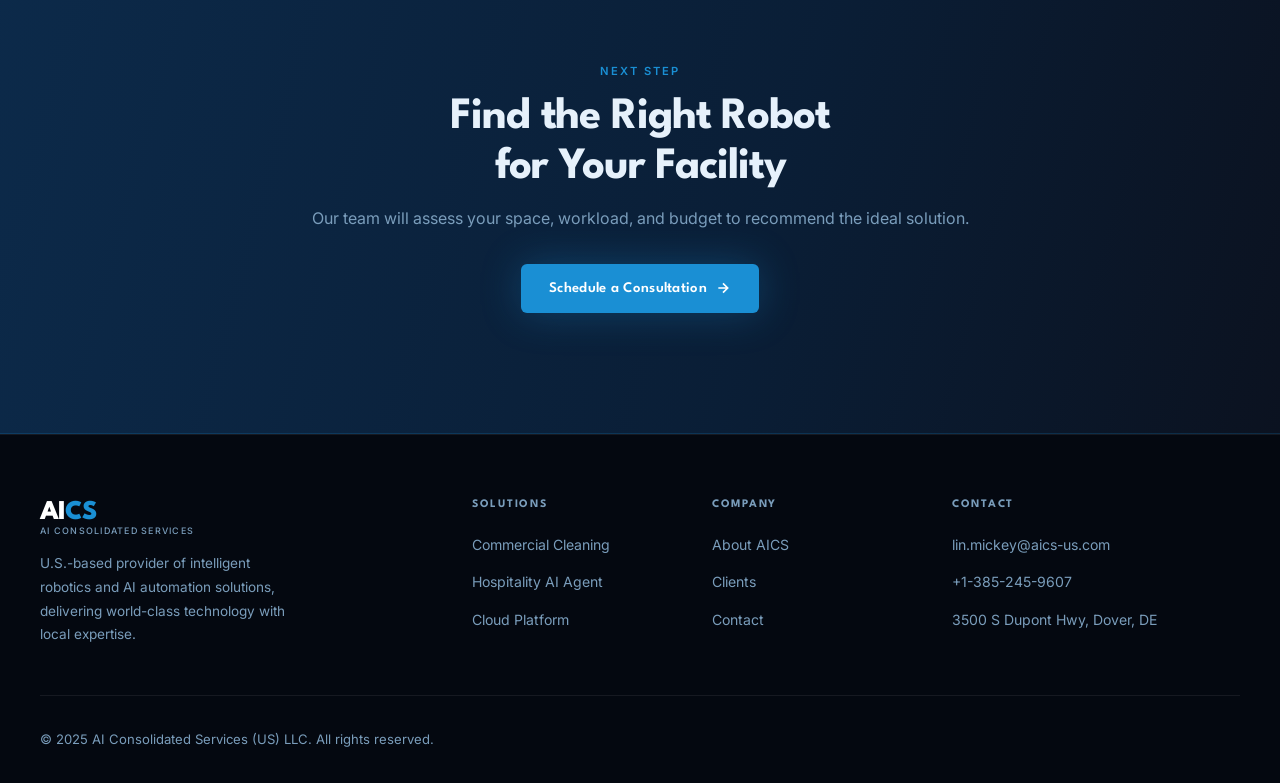
<file: robotic-solutions.html>
<!DOCTYPE html>
<html lang="en">
<head>
  <meta charset="UTF-8">
  <meta name="viewport" content="width=device-width, initial-scale=1.0">
  <title>Robotic Solutions — AICS | AI-Powered Commercial Cleaning &amp; Automation</title>
  <meta name="description" content="Explore AICS's full lineup of AI-powered robotic solutions for commercial cleaning, hospitality, and security. Powered by Gausium technology.">
  <link rel="preconnect" href="https://fonts.googleapis.com">
  <link rel="preconnect" href="https://fonts.gstatic.com" crossorigin>
  <link href="https://fonts.googleapis.com/css2?family=League+Spartan:wght@400;600;700;800&family=Inter:wght@400;500;600&display=swap" rel="stylesheet">
  <link rel="stylesheet" href="css/style.css">
</head>
<body>

<!-- ═══════════════ NAV ═══════════════ -->
<nav class="nav scrolled">
  <div class="container nav__inner">
    <a href="index.html" class="nav__logo">
      <span class="nav__logo-mark">AI<span>CS</span></span>
      <span class="nav__logo-sub">AI Consolidated Services</span>
    </a>
    <ul class="nav__links">
      <li><a href="index.html">Home</a></li>
      <li><a href="robotic-solutions.html" class="active">Robotic Solutions</a></li>
      <li><a href="cloud-platform.html">Cloud Platform</a></li>
    </ul>
    <a href="index.html#contact" class="btn btn-primary nav__cta">Contact Us</a>
    <button class="nav__hamburger" aria-label="Menu">
      <span></span><span></span><span></span>
    </button>
  </div>
</nav>

<nav class="nav__mobile">
  <a href="index.html">Home</a>
  <a href="robotic-solutions.html">Robotic Solutions</a>
  <a href="cloud-platform.html">Cloud Platform</a>
  <a href="index.html#contact" class="btn btn-primary">Contact Us</a>
</nav>

<!-- ═══════════════ PAGE HERO ═══════════════ -->
<section class="page-hero">
  <div class="container">
    <span class="label">Robotic Solutions</span>
    <div class="divider"></div>
    <h1>Smarter, Safer, More<br>Efficient Automation</h1>
    <p>AI-powered robots designed for commercial cleaning and hospitality — engineered to perform in the most demanding real-world environments.</p>
  </div>
</section>

<!-- ═══════════════ COMMERCIAL CLEANING ═══════════════ -->
<div id="commercial-cleaning" style="background:var(--bg);scroll-margin-top:var(--nav-h)">
  <div class="container">
    <div style="padding-top:4rem;padding-bottom:2rem;" class="reveal">
      <span class="label">Category 01</span>
      <h2 style="font-size:clamp(1.6rem,3vw,2.2rem);margin-bottom:0.5rem;">Commercial Cleaning</h2>
      <p style="max-width:600px;">Autonomous floor cleaning solutions covering scrubbing, sweeping, vacuuming, and dust mopping — suitable for facilities of any scale.</p>
    </div>
  </div>
</div>

<!-- Omnie -->
<div class="robot-category">
  <div class="container robot-category__grid">
    <div class="robot-category__image reveal">
      <img src="assets/images/robot-omnie.png" alt="Gausium Omnie autonomous floor cleaner">
    </div>
    <div class="robot-category__content reveal reveal-delay-2">
      <span class="label">Commercial Cleaning</span>
      <h3>Omnie</h3>
      <p>AI-Powered Robot Floor Cleaner for High-Dynamic Environments. Equipped with OmniVision 360° camera coverage, OmniLiDAR, and OmniClean for simultaneous sweeping and scrubbing.</p>
      <div class="specs-grid">
        <div class="spec-item"><span>Dimensions</span><strong>810×700×1070 mm</strong></div>
        <div class="spec-item"><span>Cleaning Efficiency</span><strong>Up to 3,600 m²/h</strong></div>
        <div class="spec-item"><span>Scrubbing Width</span><strong>520 mm / 20.5 in</strong></div>
        <div class="spec-item"><span>Max Runtime</span><strong>Scrubbing 3h / Sweeping 8h</strong></div>
        <div class="spec-item"><span>Sensing System</span><strong>3D LiDAR, RGB Camera, Anti-Drop</strong></div>
        <div class="spec-item"><span>Max Speed</span><strong>1.4 m/s / 3.1 mph</strong></div>
      </div>
      <a href="index.html#contact" class="btn btn-primary">Request a Demo</a>
    </div>
  </div>
</div>

<!-- Scrubber 50 -->
<div class="robot-category">
  <div class="container robot-category__grid">
    <div class="robot-category__image reveal">
      <img src="assets/images/robot-scrubber50.png" alt="Gausium Scrubber 50">
    </div>
    <div class="robot-category__content reveal reveal-delay-2">
      <span class="label">Commercial Cleaning</span>
      <h3>Scrubber 50</h3>
      <p>AI-Powered Robotic Floor Scrubber for Medium to Large Spaces. Features a 5-stage filtration system, reducing freshwater consumption by up to 80%, with optional self-docking charging and water refill.</p>
      <div class="specs-grid">
        <div class="spec-item"><span>Dimensions</span><strong>810×700×1070 mm</strong></div>
        <div class="spec-item"><span>Cleaning Efficiency</span><strong>500–1,300 m²/h</strong></div>
        <div class="spec-item"><span>Cleaning Width</span><strong>460 mm / 18.1 in</strong></div>
        <div class="spec-item"><span>Tank Capacity</span><strong>30L Clean / 24L Waste</strong></div>
        <div class="spec-item"><span>Sensing System</span><strong>2D LiDAR, 3D Depth, RGB Camera</strong></div>
        <div class="spec-item"><span>Max Runtime</span><strong>Scrubbing 3h / Dust Mopping 8h</strong></div>
      </div>
      <a href="index.html#contact" class="btn btn-primary">Request a Demo</a>
    </div>
  </div>
</div>

<!-- SW1 Sweeper -->
<div class="robot-category">
  <div class="container robot-category__grid">
    <div class="robot-category__image reveal">
      <img src="assets/images/robot-sw1.png" alt="Gausium Beetle">
    </div>
    <div class="robot-category__content reveal reveal-delay-2">
      <span class="label">Commercial Cleaning</span>
      <h3>Beetle</h3>
      <p>Industrial-grade autonomous sweeping robot for large open areas with high debris loads. Engineered for warehouses, logistics centers, factories, and large commercial spaces.</p>
      <div class="specs-grid">
        <div class="spec-item"><span>Application</span><strong>Warehouses, Factories, Logistics</strong></div>
        <div class="spec-item"><span>Mode</span><strong>Fully Autonomous / Manual</strong></div>
        <div class="spec-item"><span>Navigation</span><strong>LiDAR + Camera Fusion</strong></div>
        <div class="spec-item"><span>Brush System</span><strong>Dual Side Brush + Main Sweep</strong></div>
      </div>
      <a href="index.html#contact" class="btn btn-primary">Request a Demo</a>
    </div>
  </div>
</div>

<!-- Phantas -->
<div class="robot-category">
  <div class="container robot-category__grid">
    <div class="robot-category__image reveal">
      <img src="assets/images/robot-phantas.png" alt="Gausium Phantas compact floor cleaner">
    </div>
    <div class="robot-category__content reveal reveal-delay-2">
      <span class="label">Commercial Cleaning</span>
      <h3>Phantas</h3>
      <p>All-in-one commercial robot floor cleaner for small to midsize spaces. Integrates vacuuming, scrubbing, sweeping, and dust mopping in one compact unit. Features Auto Spot Cleaning and Floor Type Recognition.</p>
      <div class="specs-grid">
        <div class="spec-item"><span>Dimensions</span><strong>540×440×617 mm</strong></div>
        <div class="spec-item"><span>Cleaning Efficiency</span><strong>350–700 m²/h</strong></div>
        <div class="spec-item"><span>Vacuuming Width</span><strong>410 mm / 16.2 in</strong></div>
        <div class="spec-item"><span>Max Runtime</span><strong>Scrubbing 4.5h / Sweeping 14h</strong></div>
        <div class="spec-item"><span>Sensing System</span><strong>LiDAR, 3D Depth, RGB Camera</strong></div>
        <div class="spec-item"><span>Gradeability</span><strong>8°</strong></div>
      </div>
      <a href="index.html#contact" class="btn btn-primary">Request a Demo</a>
    </div>
  </div>
</div>

<!-- Vacuum 40 -->
<div class="robot-category">
  <div class="container robot-category__grid">
    <div class="robot-category__image reveal">
      <img src="assets/images/robot-vacuum40-new.png" alt="Gausium Vacuum 40">
    </div>
    <div class="robot-category__content reveal reveal-delay-2">
      <span class="label">Commercial Cleaning</span>
      <h3>Vacuum 40</h3>
      <p>Commercial Robotic Vacuum Cleaner for All Indoor Scenarios. Features an H13 HEPA filter for medical-grade air purifying capability, 24kPa powerful suction, and an optional diffuser kit.</p>
      <div class="specs-grid">
        <div class="spec-item"><span>Dimensions</span><strong>800×690×890 mm</strong></div>
        <div class="spec-item"><span>Cleaning Efficiency</span><strong>Up to 1,200 m²/h</strong></div>
        <div class="spec-item"><span>Dust Bag</span><strong>12L / 3 gal</strong></div>
        <div class="spec-item"><span>Vacuum Pressure</span><strong>24 kPa</strong></div>
        <div class="spec-item"><span>Filter</span><strong>H13 HEPA</strong></div>
        <div class="spec-item"><span>Max Runtime</span><strong>Vacuuming 3h / Dust Mopping 18h</strong></div>
      </div>
      <a href="index.html#contact" class="btn btn-primary">Request a Demo</a>
    </div>
  </div>
</div>

<!-- ═══════════════ HOSPITALITY ═══════════════ -->
<section id="hospitality" style="background:var(--bg-alt);padding-block:var(--section-pad);scroll-margin-top:var(--nav-h)">
  <div class="container">
    <div class="reveal">
      <span class="label">Category 02</span>
      <div class="divider"></div>
      <h2 style="font-size:clamp(1.6rem,3vw,2.2rem);margin-bottom:1rem;">Hospitality AI Agent</h2>
      <p style="max-width:640px;">Smart robotic concierge and service robots designed for hotels, resorts, airports, and other hospitality environments. Handles guest interactions, wayfinding, delivery, and ambient service — seamlessly integrated with property management systems.</p>
      <br>
      <a href="index.html#contact" class="btn btn-primary">Inquire About Hospitality Robots</a>
    </div>
  </div>
</section>

<!-- ═══════════════ CTA BAND ═══════════════ -->
<section class="cta-band">
  <div class="container reveal">
    <span class="label">Next Step</span>
    <h2>Find the Right Robot<br>for Your Facility</h2>
    <p>Our team will assess your space, workload, and budget to recommend the ideal solution.</p>
    <a href="index.html#contact" class="btn btn-primary">
      Schedule a Consultation
      <svg width="16" height="16" viewBox="0 0 24 24" fill="none" stroke="currentColor" stroke-width="2.5"><path d="M5 12h14M12 5l7 7-7 7"/></svg>
    </a>
  </div>
</section>

<!-- ═══════════════ FOOTER ═══════════════ -->
<footer class="footer">
  <div class="container">
    <div class="footer__grid">
      <div class="footer__brand">
        <a href="index.html" class="nav__logo">
          <span class="nav__logo-mark">AI<span>CS</span></span>
          <span class="nav__logo-sub">AI Consolidated Services</span>
        </a>
        <p>U.S.-based provider of intelligent robotics and AI automation solutions, delivering world-class technology with local expertise.</p>
      </div>
      <div class="footer__col">
        <h4>Solutions</h4>
        <ul>
          <li><a href="robotic-solutions.html#commercial-cleaning">Commercial Cleaning</a></li>
          <li><a href="robotic-solutions.html#hospitality">Hospitality AI Agent</a></li>
          <li><a href="cloud-platform.html">Cloud Platform</a></li>
        </ul>
      </div>
      <div class="footer__col">
        <h4>Company</h4>
        <ul>
          <li><a href="index.html#about">About AICS</a></li>
          <li><a href="index.html#clients">Clients</a></li>
          <li><a href="index.html#contact">Contact</a></li>
        </ul>
      </div>
      <div class="footer__col">
        <h4>Contact</h4>
        <ul>
          <li><a href="mailto:lin.mickey@aics-us.com">lin.mickey@aics-us.com</a></li>
          <li><a href="tel:+13852459607">+1-385-245-9607</a></li>
          <li><a href="#">3500 S Dupont Hwy, Dover, DE</a></li>
        </ul>
      </div>
    </div>
    <div class="footer__bottom">
      <p>&copy; 2025 AI Consolidated Services (US) LLC. All rights reserved.</p>
    </div>
  </div>
</footer>

<script src="js/main.js"></script>
</body>
</html>
</file>
<file: css/style.css>
/* ============================================================
   AICS — AI Consolidated Services
   style.css
   ============================================================ */

/* ── Variables ─────────────────────────────────────────── */
:root {
  --bg:          #070b14;
  --bg-alt:      #0b1220;
  --bg-card:     rgba(255,255,255,0.035);
  --bg-card-hover: rgba(255,255,255,0.065);
  --accent:      #1a8fd4;
  --accent-dim:  rgba(26,143,212,0.18);
  --accent-glow: rgba(26,143,212,0.12);
  --accent-hover:#2ea8f0;
  --text:        #e6f1fb;
  --text-muted:  #7a9dbb;
  --border:      rgba(26,143,212,0.18);
  --border-soft: rgba(255,255,255,0.07);
  --radius-sm:   8px;
  --radius:      14px;
  --radius-lg:   22px;
  --font-head:   'League Spartan', sans-serif;
  --font-body:   'Inter', sans-serif;
  --nav-h:       72px;
  --section-pad: clamp(72px, 10vw, 120px);
  --max-w:       1200px;
  --trans:       all 0.3s cubic-bezier(0.4,0,0.2,1);
}

/* ── Reset ──────────────────────────────────────────────── */
*, *::before, *::after { box-sizing: border-box; margin: 0; padding: 0; }
html { scroll-behavior: smooth; font-size: 16px; }
body {
  font-family: var(--font-body);
  background: var(--bg);
  color: var(--text);
  line-height: 1.6;
  -webkit-font-smoothing: antialiased;
  overflow-x: hidden;
}
img { display: block; max-width: 100%; height: auto; }
a { text-decoration: none; color: inherit; }
ul { list-style: none; }
button { cursor: pointer; border: none; background: none; font-family: inherit; }

/* ── Typography ─────────────────────────────────────────── */
h1,h2,h3,h4 { font-family: var(--font-head); line-height: 1.1; font-weight: 700; }
h1 { font-size: clamp(2.6rem, 5.5vw, 4.2rem); letter-spacing: -0.03em; }
h2 { font-size: clamp(1.9rem, 3.5vw, 2.8rem); letter-spacing: -0.025em; }
h3 { font-size: clamp(1.15rem, 2vw, 1.45rem); letter-spacing: -0.01em; }
p  { font-size: 1rem; color: var(--text-muted); line-height: 1.75; }

.label {
  font-size: 0.7rem;
  font-weight: 600;
  letter-spacing: 0.18em;
  text-transform: uppercase;
  color: var(--accent);
  margin-bottom: 0.75rem;
  display: block;
}

/* ── Layout ─────────────────────────────────────────────── */
.container { width: min(var(--max-w), 100% - 4rem); margin-inline: auto; }
section { padding-block: var(--section-pad); }
.grid-2 { display: grid; grid-template-columns: 1fr 1fr; gap: 3rem; align-items: center; }
.grid-3 { display: grid; grid-template-columns: repeat(3,1fr); gap: 1.5rem; }
.grid-4 { display: grid; grid-template-columns: repeat(4,1fr); gap: 1.5rem; }

/* ── Buttons ─────────────────────────────────────────────── */
.btn {
  display: inline-flex;
  align-items: center;
  gap: 0.5rem;
  padding: 0.8rem 1.75rem;
  border-radius: 6px;
  font-family: var(--font-head);
  font-size: 0.92rem;
  font-weight: 600;
  letter-spacing: 0.02em;
  transition: var(--trans);
  white-space: nowrap;
}
.btn-primary {
  background: var(--accent);
  color: #fff;
  box-shadow: 0 0 0 0 rgba(26,143,212,0.4);
}
.btn-primary:hover {
  background: var(--accent-hover);
  transform: translateY(-2px);
  box-shadow: 0 8px 28px rgba(26,143,212,0.35);
}
.btn-outline {
  background: transparent;
  color: var(--text);
  border: 1px solid var(--border-soft);
}
.btn-outline:hover {
  border-color: var(--accent);
  color: var(--accent);
  transform: translateY(-2px);
}
.btn-ghost {
  color: var(--accent);
  padding: 0;
  font-weight: 600;
  gap: 0.4rem;
}
.btn-ghost svg { transition: transform 0.2s; }
.btn-ghost:hover svg { transform: translateX(4px); }

/* ── Navigation ─────────────────────────────────────────── */
.nav {
  position: fixed;
  top: 0; left: 0; right: 0;
  z-index: 100;
  height: var(--nav-h);
  display: flex;
  align-items: center;
  transition: background 0.4s, box-shadow 0.4s, backdrop-filter 0.4s;
}
.nav.scrolled {
  background: rgba(7,11,20,0.85);
  backdrop-filter: blur(20px);
  -webkit-backdrop-filter: blur(20px);
  box-shadow: 0 1px 0 var(--border-soft);
}
.nav__inner {
  display: flex;
  align-items: center;
  justify-content: space-between;
  width: 100%;
  padding-inline: clamp(1.5rem, 4vw, 3rem);
}
.nav__logo {
  display: flex;
  flex-direction: column;
  line-height: 1;
}
.nav__logo-mark {
  font-family: var(--font-head);
  font-size: 1.7rem;
  font-weight: 800;
  color: #fff;
  letter-spacing: -0.04em;
}
.nav__logo-mark span { color: var(--accent); }
.nav__logo-sub {
  font-size: 0.56rem;
  font-weight: 500;
  letter-spacing: 0.14em;
  text-transform: uppercase;
  color: var(--text-muted);
  margin-top: 1px;
}
.nav__links {
  display: flex;
  align-items: center;
  gap: 2rem;
}
.nav__links a {
  font-size: 0.88rem;
  font-weight: 500;
  color: var(--text-muted);
  transition: color 0.2s;
  position: relative;
}
.nav__links a::after {
  content: '';
  position: absolute;
  bottom: -4px;
  left: 0; right: 0;
  height: 1.5px;
  background: var(--accent);
  transform: scaleX(0);
  transition: transform 0.2s;
}
.nav__links a:hover, .nav__links a.active { color: #fff; }
.nav__links a:hover::after, .nav__links a.active::after { transform: scaleX(1); }
.nav__cta { margin-left: 1rem; }
.nav__hamburger {
  display: none;
  flex-direction: column;
  gap: 5px;
  padding: 4px;
}
.nav__hamburger span {
  display: block;
  width: 24px;
  height: 2px;
  background: var(--text);
  border-radius: 2px;
  transition: var(--trans);
}
.nav__mobile {
  display: none;
  position: fixed;
  inset: var(--nav-h) 0 0;
  background: rgba(7,11,20,0.97);
  backdrop-filter: blur(20px);
  flex-direction: column;
  align-items: center;
  justify-content: center;
  gap: 2rem;
  z-index: 99;
}
.nav__mobile.open { display: flex; }
.nav__mobile a {
  font-family: var(--font-head);
  font-size: 2rem;
  font-weight: 700;
  color: var(--text);
  transition: color 0.2s;
}
.nav__mobile a:hover { color: var(--accent); }

/* ── Hero ────────────────────────────────────────────────── */
.hero {
  position: relative;
  min-height: 100svh;
  display: flex;
  align-items: center;
  overflow: hidden;
}
.hero__bg {
  position: absolute;
  inset: 0;
  background-image: url('../assets/images/hero-warehouse.jpeg');
  background-size: cover;
  background-position: center 35%;
  animation: kenburns 18s ease-out infinite alternate;
}
@keyframes kenburns {
  from { transform: scale(1); }
  to   { transform: scale(1.06); }
}
.hero__overlay {
  position: absolute;
  inset: 0;
  background: linear-gradient(
    105deg,
    rgba(7,11,20,0.94) 0%,
    rgba(7,11,20,0.80) 45%,
    rgba(7,11,20,0.45) 100%
  );
}
.hero__overlay2 {
  position: absolute;
  inset: 0;
  background: radial-gradient(ellipse 80% 80% at 50% 100%, rgba(26,143,212,0.06) 0%, transparent 70%);
}
.hero__content {
  position: relative;
  z-index: 1;
  max-width: 720px;
  padding-top: var(--nav-h);
}
.hero__badge {
  display: inline-flex;
  align-items: center;
  gap: 0.5rem;
  background: var(--accent-dim);
  border: 1px solid var(--border);
  border-radius: 100px;
  padding: 0.35rem 1rem;
  font-size: 0.75rem;
  font-weight: 600;
  letter-spacing: 0.06em;
  text-transform: uppercase;
  color: var(--accent);
  margin-bottom: 1.75rem;
}
.hero__badge::before {
  content: '';
  width: 6px; height: 6px;
  border-radius: 50%;
  background: var(--accent);
  animation: pulse 2s infinite;
}
@keyframes pulse {
  0%,100% { opacity: 1; transform: scale(1); }
  50%      { opacity: 0.5; transform: scale(0.8); }
}
.hero h1 { color: #fff; margin-bottom: 1.5rem; }
.hero h1 em { color: var(--accent); font-style: normal; }
.hero__desc {
  font-size: 1.05rem;
  max-width: 560px;
  margin-bottom: 2.5rem;
  color: rgba(230,241,251,0.75);
  line-height: 1.8;
}
.hero__actions { display: flex; gap: 1rem; flex-wrap: wrap; }
.hero__scroll {
  position: absolute;
  bottom: 2.5rem;
  left: 50%;
  transform: translateX(-50%);
  z-index: 1;
  display: flex;
  flex-direction: column;
  align-items: center;
  gap: 0.5rem;
}
.hero__scroll span {
  font-size: 0.65rem;
  letter-spacing: 0.18em;
  text-transform: uppercase;
  color: var(--text-muted);
}
.hero__scroll-line {
  width: 1px;
  height: 40px;
  background: linear-gradient(to bottom, var(--accent), transparent);
  animation: scrollline 2s ease-in-out infinite;
}
@keyframes scrollline {
  0%   { transform: scaleY(0); transform-origin: top; opacity: 0; }
  50%  { transform: scaleY(1); transform-origin: top; opacity: 1; }
  100% { transform: scaleY(0); transform-origin: bottom; opacity: 0; }
}

/* ── Stats Bar ───────────────────────────────────────────── */
.stats-bar {
  background: var(--bg-alt);
  border-block: 1px solid var(--border-soft);
  padding-block: 0;
}
.stats-bar__inner {
  display: flex;
  justify-content: space-between;
}
.stats-bar__item {
  flex: 1;
  padding: 2.25rem 1.5rem;
  text-align: center;
  border-right: 1px solid var(--border-soft);
}
.stats-bar__item:last-child { border-right: none; }
.stats-bar__num {
  font-family: var(--font-head);
  font-size: 2.2rem;
  font-weight: 800;
  color: var(--accent);
  line-height: 1;
  margin-bottom: 0.4rem;
}
.stats-bar__label {
  font-size: 0.75rem;
  font-weight: 500;
  letter-spacing: 0.08em;
  text-transform: uppercase;
  color: var(--text-muted);
}

/* ── About Section ───────────────────────────────────────── */
.about__text { padding-right: 3rem; }
.about__text h2 { margin-bottom: 1.25rem; }
.about__text p { margin-bottom: 1.5rem; font-size: 1.05rem; }
.about__features {
  display: flex;
  flex-direction: column;
  gap: 1rem;
  margin-bottom: 2rem;
}
.about__feature {
  display: flex;
  align-items: flex-start;
  gap: 1rem;
}
.about__feature-icon {
  width: 40px;
  height: 40px;
  min-width: 40px;
  border-radius: 10px;
  background: var(--accent-dim);
  border: 1px solid var(--border);
  display: grid;
  place-items: center;
  color: var(--accent);
}
.about__feature-icon svg { width: 18px; height: 18px; }
.about__feature-text strong {
  display: block;
  font-size: 0.92rem;
  font-weight: 600;
  color: var(--text);
  margin-bottom: 0.2rem;
}
.about__feature-text span {
  font-size: 0.83rem;
  color: var(--text-muted);
}
.about__image-wrap {
  position: relative;
  border-radius: var(--radius-lg);
  overflow: hidden;
  aspect-ratio: 4/3;
}
.about__image-wrap img {
  width: 100%;
  height: 100%;
  object-fit: cover;
  transition: transform 0.6s ease;
}
.about__image-wrap:hover img { transform: scale(1.03); }
.about__image-wrap::after {
  content: '';
  position: absolute;
  inset: 0;
  border-radius: var(--radius-lg);
  border: 1px solid var(--border);
  pointer-events: none;
}

/* ── Solutions Section ───────────────────────────────────── */
.solutions { background: var(--bg-alt); }
.section-header { text-align: center; margin-bottom: 3.5rem; }
.section-header h2 { margin-bottom: 0.75rem; }
.section-header p { max-width: 540px; margin-inline: auto; }
.product-grid { display: grid; grid-template-columns: repeat(4,1fr); gap: 1.25rem; }
.product-card {
  background: var(--bg-card);
  border: 1px solid var(--border-soft);
  border-radius: var(--radius);
  overflow: hidden;
  transition: var(--trans);
  display: flex;
  flex-direction: column;
}
.product-card:hover {
  background: var(--bg-card-hover);
  border-color: var(--border);
  transform: translateY(-6px);
  box-shadow: 0 24px 60px rgba(0,0,0,0.4), 0 0 0 1px var(--border);
}
.product-card__img {
  aspect-ratio: 1/1;
  background: linear-gradient(135deg, #0d1a2e 0%, #111c30 100%);
  display: flex;
  align-items: center;
  justify-content: center;
  padding: 2rem;
  overflow: hidden;
}
.product-card__img img {
  max-height: 180px;
  width: auto;
  object-fit: contain;
  transition: transform 0.5s ease;
  filter: drop-shadow(0 20px 40px rgba(0,0,0,0.4));
}
.product-card:hover .product-card__img img { transform: scale(1.06) translateY(-4px); }
.product-card__body { padding: 1.5rem; flex: 1; display: flex; flex-direction: column; }
.product-card__tag {
  font-size: 0.65rem;
  font-weight: 600;
  letter-spacing: 0.14em;
  text-transform: uppercase;
  color: var(--accent);
  margin-bottom: 0.5rem;
}
.product-card__body h3 { font-size: 1.05rem; margin-bottom: 0.6rem; color: var(--text); }
.product-card__body p { font-size: 0.83rem; margin-bottom: 1.25rem; flex: 1; }

/* ── Cloud Section ───────────────────────────────────────── */
.cloud .grid-2 { gap: 4rem; }
.cloud__text .feature-list {
  display: flex;
  flex-direction: column;
  gap: 1rem;
  margin-block: 2rem;
}
.cloud__text .feature-item {
  display: flex;
  align-items: center;
  gap: 0.9rem;
  font-size: 0.9rem;
  color: var(--text-muted);
}
.cloud__text .feature-item::before {
  content: '';
  width: 8px; height: 8px;
  min-width: 8px;
  border-radius: 50%;
  background: var(--accent);
}
.cloud__visual {
  position: relative;
  border-radius: var(--radius-lg);
  overflow: hidden;
  box-shadow: 0 40px 80px rgba(0,0,0,0.5), 0 0 0 1px var(--border);
}
.cloud__visual img { width: 100%; display: block; }
.cloud__visual::before {
  content: '';
  position: absolute;
  inset: 0;
  background: linear-gradient(to bottom, transparent 60%, rgba(7,11,20,0.6) 100%);
  z-index: 1;
  pointer-events: none;
}

/* ── Clients Section ─────────────────────────────────────── */
.clients { background: var(--bg-alt); text-align: center; }
.clients__logos {
  display: flex;
  justify-content: center;
  align-items: center;
  gap: 3rem;
  flex-wrap: wrap;
  margin-block: 3rem;
}
.client-logo {
  background: rgba(255,255,255,0.06);
  border: 1px solid var(--border-soft);
  border-radius: var(--radius);
  padding: 1.25rem 2rem;
  display: flex;
  align-items: center;
  justify-content: center;
  transition: var(--trans);
  min-width: 160px;
  height: 80px;
}
.client-logo:hover {
  border-color: var(--border);
  background: rgba(255,255,255,0.1);
}
.client-logo img {
  max-height: 40px;
  width: auto;
  object-fit: contain;
  filter: grayscale(1) brightness(1.5);
  transition: filter 0.3s;
}
.client-logo:hover img { filter: grayscale(0) brightness(1); }
.clients__map {
  margin-top: 3rem;
  border-radius: var(--radius-lg);
  overflow: hidden;
  border: 1px solid var(--border-soft);
  max-width: 820px;
  margin-inline: auto;
  background: rgba(255,255,255,0.03);
}
.clients__map img { width: 100%; mix-blend-mode: luminosity; opacity: 0.7; }

/* ── Contact Section ─────────────────────────────────────── */
.contact__grid {
  display: grid;
  grid-template-columns: 1fr 1.6fr;
  gap: 4rem;
  align-items: start;
}
.contact__info-card {
  background: var(--bg-card);
  border: 1px solid var(--border-soft);
  border-radius: var(--radius-lg);
  padding: 2.5rem;
  min-width: 0;
}
.contact__info-card h3 { margin-bottom: 0.75rem; }
.contact__info-card > p { font-size: 0.9rem; margin-bottom: 2rem; }
.contact__details { display: flex; flex-direction: column; gap: 1.25rem; }
.contact__detail {
  display: flex;
  align-items: flex-start;
  gap: 1rem;
}
.contact__detail-icon {
  width: 38px; height: 38px;
  min-width: 38px;
  border-radius: 10px;
  background: var(--accent-dim);
  border: 1px solid var(--border);
  display: grid;
  place-items: center;
  color: var(--accent);
}
.contact__detail-icon svg { width: 16px; height: 16px; }
.contact__detail-text span {
  display: block;
  font-size: 0.7rem;
  font-weight: 600;
  letter-spacing: 0.1em;
  text-transform: uppercase;
  color: var(--text-muted);
  margin-bottom: 0.2rem;
}
.contact__detail-text a, .contact__detail-text p {
  font-size: 0.9rem;
  color: var(--text);
  line-height: 1.5;
  word-break: break-word;
  overflow-wrap: break-word;
}
.contact__detail-text a:hover { color: var(--accent); }
/* Form */
.contact-form {
  background: var(--bg-card);
  border: 1px solid var(--border-soft);
  border-radius: var(--radius-lg);
  padding: 2.5rem;
  min-width: 0;
}
.form-row { display: grid; grid-template-columns: 1fr 1fr; gap: 1rem; }
.form-group { display: flex; flex-direction: column; gap: 0.5rem; margin-bottom: 1rem; }
.form-group label {
  font-size: 0.78rem;
  font-weight: 600;
  letter-spacing: 0.06em;
  text-transform: uppercase;
  color: var(--text-muted);
}
.form-group input,
.form-group textarea,
.form-group select {
  background: rgba(255,255,255,0.04);
  border: 1px solid var(--border-soft);
  border-radius: var(--radius-sm);
  padding: 0.75rem 1rem;
  color: var(--text);
  font-family: var(--font-body);
  font-size: 0.92rem;
  transition: border-color 0.2s, box-shadow 0.2s;
  outline: none;
}
.form-group input:focus,
.form-group textarea:focus,
.form-group select:focus {
  border-color: var(--accent);
  box-shadow: 0 0 0 3px var(--accent-glow);
}
.form-group input::placeholder,
.form-group textarea::placeholder { color: rgba(122,157,187,0.5); }
.form-group textarea { resize: vertical; min-height: 130px; }
.form-group select option { background: var(--bg-alt); }
.form-group input[type="file"] {
  padding: 0.6rem;
  font-size: 0.82rem;
  cursor: pointer;
}
.contact-form .btn-primary { width: 100%; justify-content: center; padding-block: 0.95rem; margin-top: 0.5rem; }

/* ── CTA Band ─────────────────────────────────────────────── */
.cta-band {
  background: linear-gradient(105deg, #0c2a4a 0%, #0a1e36 60%, var(--bg-alt) 100%);
  border-block: 1px solid var(--border);
  text-align: center;
}
.cta-band h2 { margin-bottom: 0.75rem; }
.cta-band p { margin-bottom: 2rem; }
.cta-band .btn-primary { box-shadow: 0 0 40px rgba(26,143,212,0.3); }

/* ── Footer ───────────────────────────────────────────────── */
.footer {
  background: #040810;
  border-top: 1px solid var(--border-soft);
  padding-block: 4rem 2rem;
}
.footer__grid {
  display: grid;
  grid-template-columns: 2fr 1fr 1fr 1.5fr;
  gap: 3rem;
  margin-bottom: 3rem;
}
.footer__brand .nav__logo { margin-bottom: 1rem; }
.footer__brand p { font-size: 0.85rem; max-width: 260px; }
.footer__col h4 {
  font-size: 0.72rem;
  font-weight: 700;
  letter-spacing: 0.15em;
  text-transform: uppercase;
  color: var(--text-muted);
  margin-bottom: 1.25rem;
}
.footer__col ul { display: flex; flex-direction: column; gap: 0.75rem; }
.footer__col ul li a {
  font-size: 0.88rem;
  color: var(--text-muted);
  transition: color 0.2s;
}
.footer__col ul li a:hover { color: var(--accent); }
.footer__bottom {
  padding-top: 2rem;
  border-top: 1px solid var(--border-soft);
  display: flex;
  justify-content: space-between;
  align-items: center;
}
.footer__bottom p {
  font-size: 0.82rem;
  color: var(--text-muted);
}
.footer__legal {
  display: flex;
  gap: 1.5rem;
}
.footer__legal a {
  font-size: 0.82rem;
  color: var(--text-muted);
  transition: color 0.2s;
}
.footer__legal a:hover { color: var(--accent); }

/* ── Page hero (inner pages) ─────────────────────────────── */
.page-hero {
  padding-top: calc(var(--nav-h) + 5rem);
  padding-bottom: 5rem;
  background: linear-gradient(175deg, #0b1a30 0%, var(--bg) 100%);
  position: relative;
  overflow: hidden;
}
.page-hero::before {
  content: '';
  position: absolute;
  top: -40%;
  right: -20%;
  width: 70vw;
  height: 70vw;
  border-radius: 50%;
  background: radial-gradient(circle, rgba(26,143,212,0.07) 0%, transparent 70%);
  pointer-events: none;
}
.page-hero h1 { margin-bottom: 1.25rem; }
.page-hero p { font-size: 1.1rem; max-width: 600px; }

/* ── Robot Showcase (Robotic Solutions page) ─────────────── */
.robot-category {
  padding-block: 4rem;
  border-bottom: 1px solid var(--border-soft);
}
.robot-category:nth-child(even) { background: var(--bg-alt); }
.robot-category__grid {
  display: grid;
  grid-template-columns: 1fr 1fr;
  gap: 4rem;
  align-items: center;
}
.robot-category:nth-child(even) .robot-category__grid { direction: rtl; }
.robot-category:nth-child(even) .robot-category__content { direction: ltr; }
.robot-category__image {
  background: linear-gradient(135deg, #0d1a2e 0%, #111c30 100%);
  border-radius: var(--radius-lg);
  aspect-ratio: 1/1;
  display: flex;
  align-items: center;
  justify-content: center;
  padding: 3rem;
  border: 1px solid var(--border-soft);
}
.robot-category__image img {
  max-height: 320px;
  width: auto;
  object-fit: contain;
  filter: drop-shadow(0 20px 60px rgba(0,0,0,0.5));
}
.robot-category__content h3 { font-size: 1.8rem; margin-bottom: 1rem; }
.robot-category__content p { margin-bottom: 1.5rem; }
.specs-grid {
  display: grid;
  grid-template-columns: 1fr 1fr;
  gap: 0.75rem;
  margin-bottom: 2rem;
}
.spec-item {
  background: var(--bg-card);
  border: 1px solid var(--border-soft);
  border-radius: var(--radius-sm);
  padding: 0.75rem 1rem;
}
.spec-item span {
  display: block;
  font-size: 0.68rem;
  text-transform: uppercase;
  letter-spacing: 0.1em;
  color: var(--text-muted);
  margin-bottom: 0.2rem;
}
.spec-item strong {
  font-size: 0.9rem;
  color: var(--text);
}

/* ── Cloud Page ───────────────────────────────────────────── */
.cloud-features-grid {
  display: grid;
  grid-template-columns: repeat(3,1fr);
  gap: 1.5rem;
  margin-top: 3.5rem;
}
.cloud-feature-card {
  background: var(--bg-card);
  border: 1px solid var(--border-soft);
  border-radius: var(--radius);
  padding: 2rem;
  transition: var(--trans);
}
.cloud-feature-card:hover {
  border-color: var(--border);
  background: var(--bg-card-hover);
  transform: translateY(-4px);
  box-shadow: 0 20px 50px rgba(0,0,0,0.3);
}
.cloud-feature-icon {
  width: 48px; height: 48px;
  border-radius: 12px;
  background: var(--accent-dim);
  border: 1px solid var(--border);
  display: grid;
  place-items: center;
  color: var(--accent);
  margin-bottom: 1.25rem;
}
.cloud-feature-card h3 { font-size: 1.05rem; margin-bottom: 0.6rem; }
.cloud-feature-card p  { font-size: 0.85rem; }
.dashboard-full {
  margin-top: 4rem;
  border-radius: var(--radius-lg);
  overflow: hidden;
  border: 1px solid var(--border);
  box-shadow: 0 40px 80px rgba(0,0,0,0.6);
}
.dashboard-full img { width: 100%; display: block; }

/* ── Scroll animations ────────────────────────────────────── */
.reveal {
  opacity: 0;
  transform: translateY(40px);
  transition: opacity 0.65s ease, transform 0.65s ease;
}
.reveal.visible {
  opacity: 1;
  transform: translateY(0);
}
.reveal-delay-1 { transition-delay: 0.1s; }
.reveal-delay-2 { transition-delay: 0.2s; }
.reveal-delay-3 { transition-delay: 0.3s; }
.reveal-delay-4 { transition-delay: 0.4s; }

/* ── Divider ───────────────────────────────────────────────── */
.divider {
  width: 48px;
  height: 3px;
  background: var(--accent);
  border-radius: 2px;
  margin-bottom: 1.5rem;
}

/* ── Responsive ───────────────────────────────────────────── */
@media (max-width: 1080px) {
  .product-grid { grid-template-columns: repeat(2,1fr); }
  .footer__grid { grid-template-columns: 1fr 1fr; gap: 2rem; }
  .cloud-features-grid { grid-template-columns: repeat(2,1fr); }
}

@media (max-width: 768px) {
  :root { --section-pad: 60px; }
  .nav__links, .nav__cta { display: none; }
  .nav__hamburger { display: flex; }
  .hero__content { max-width: 100%; }
  .grid-2 { grid-template-columns: 1fr; gap: 2.5rem; }
  .about__text { padding-right: 0; }

  /* Stats bar: 2×2 grid, smaller padding */
  .stats-bar__inner { flex-wrap: wrap; }
  .stats-bar__item { flex: 1 1 50%; border-right: none; border-bottom: 1px solid var(--border-soft); padding: 1.5rem 1rem; }

  /* Contact & form */
  .contact__grid { grid-template-columns: 1fr; gap: 2rem; }
  .form-row { grid-template-columns: 1fr; }

  /* Product cards: single column at 768px */
  .product-grid { grid-template-columns: 1fr; }
  .product-card__img img { max-height: 160px; }

  /* Robot category: stack to single column */
  .robot-category__grid,
  .robot-category:nth-child(even) .robot-category__grid { grid-template-columns: 1fr; direction: ltr; }
  .robot-category__image { padding: 2rem; }

  /* Client logos: smaller, allow 2 per row */
  .client-logo { min-width: 120px; padding: 1rem 1.5rem; height: 70px; }

  /* Footer */
  .footer__grid { grid-template-columns: 1fr; gap: 2rem; }
  .footer__bottom { flex-direction: column; gap: 1rem; text-align: center; }

  /* Cloud features */
  .cloud-features-grid { grid-template-columns: 1fr; }
}

@media (max-width: 480px) {
  /* Tighter container on small phones */
  .container { width: min(var(--max-w), 100% - 2rem); }

  h1 { font-size: 2.2rem; }
  .hero__actions { flex-direction: column; }
  .hero__actions .btn { width: 100%; justify-content: center; }

  /* Product cards image smaller */
  .product-card__img img { max-height: 130px; }

  /* Specs grid: single column */
  .specs-grid { grid-template-columns: 1fr; }

  /* Robot image: reduce padding & max-height */
  .robot-category__image { padding: 1.5rem; }
  .robot-category__image img { max-height: 220px; }

  /* Nav mobile menu: smaller font */
  .nav__mobile a { font-size: 1.5rem; }

  /* Contact cards: tighter padding on small phones */
  .contact__info-card,
  .contact-form { padding: 1.5rem; }

  /* Client logos: full row */
  .client-logo { min-width: calc(50% - 1.5rem); flex: 1; }

  /* Stats: single column */
  .stats-bar__item { flex: 1 1 100%; }
}
</file>
